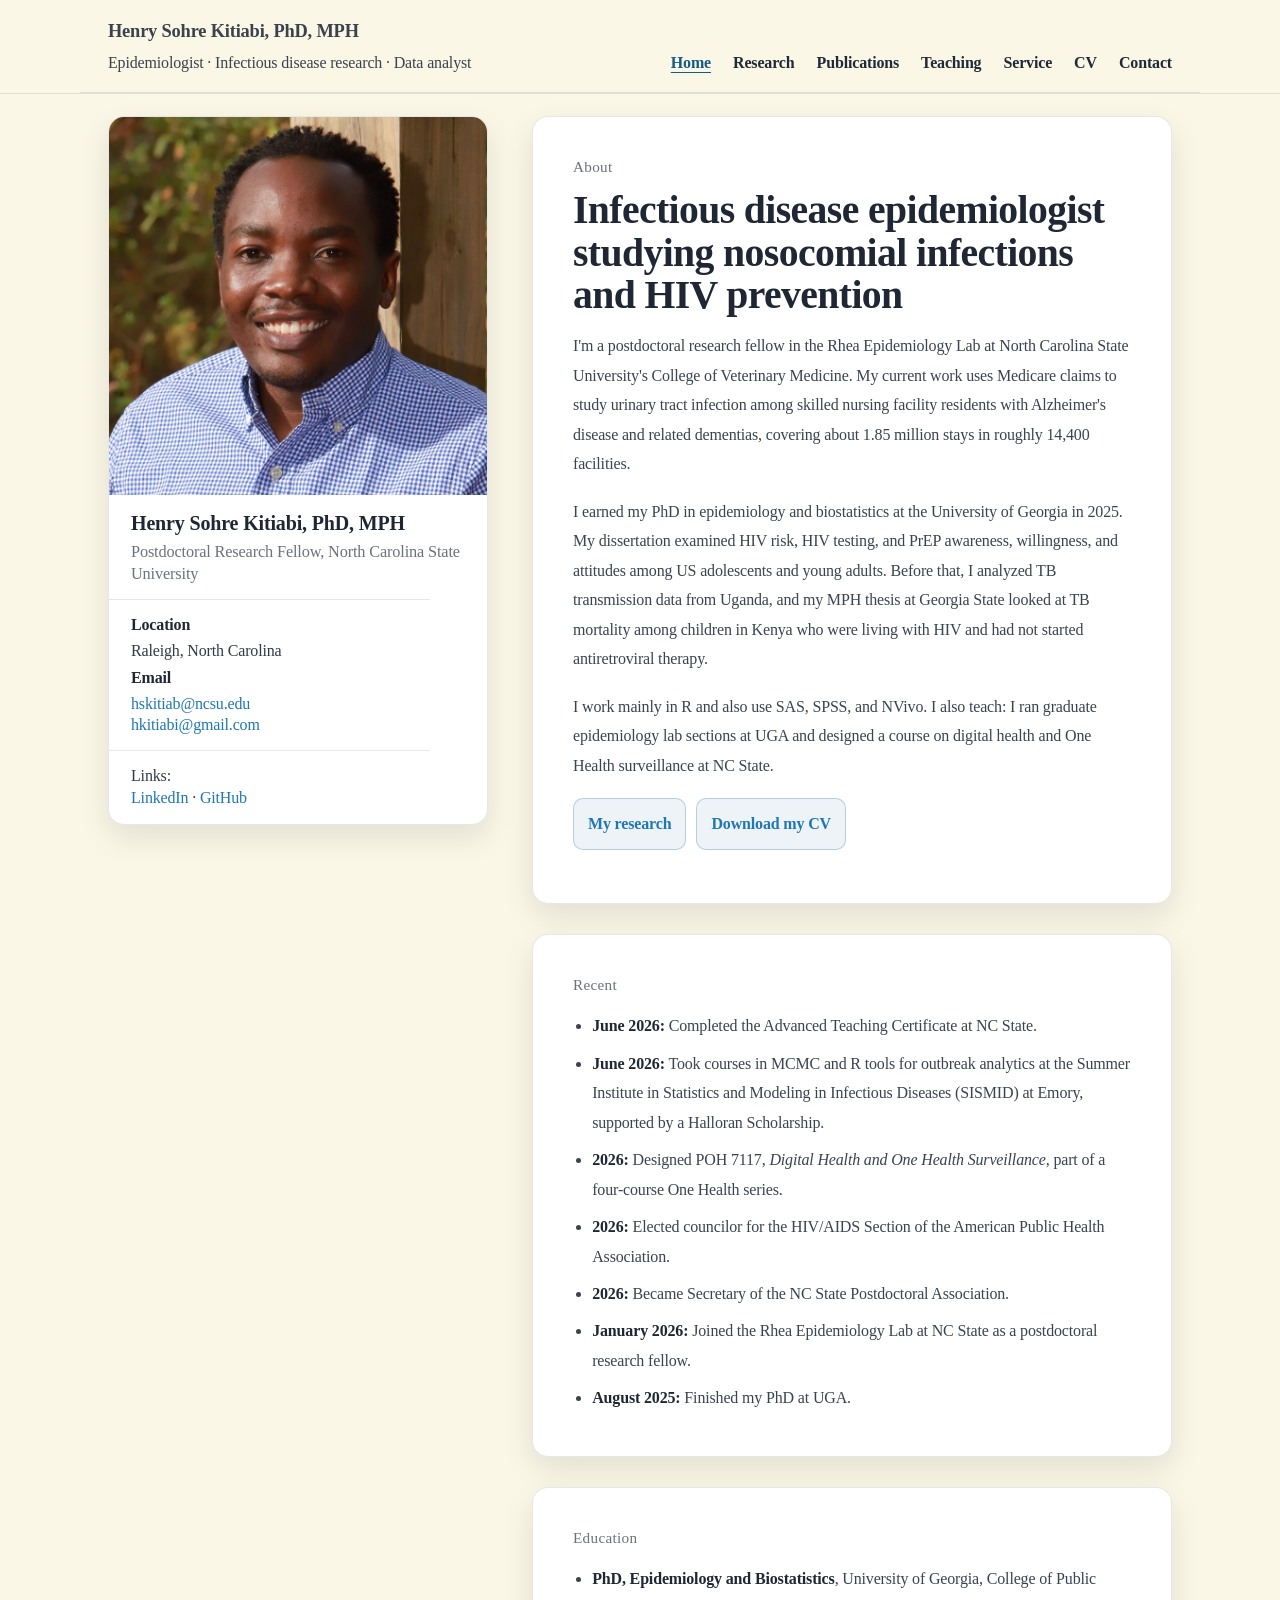
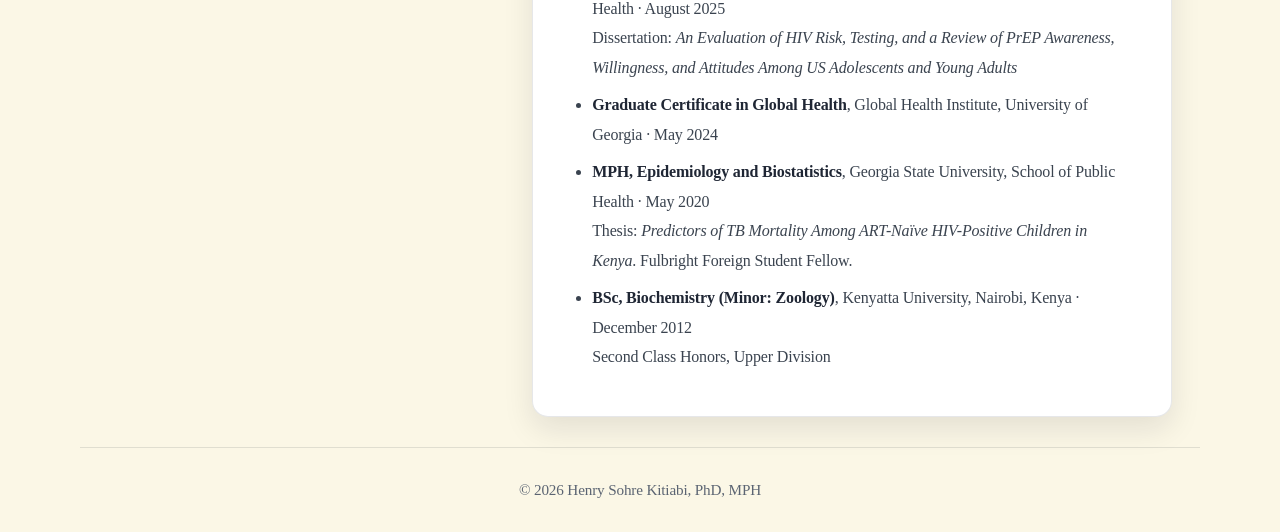
<file: index.html>
<!DOCTYPE html>
<html lang="en">
<head>
<meta charset="utf-8"/>
<meta name="viewport" content="width=device-width, initial-scale=1"/>
<title>Home — Henry Sohre Kitiabi, PhD, MPH</title>
<meta name="description" content="Henry Sohre Kitiabi, PhD, MPH: postdoctoral research fellow in epidemiology at North Carolina State University."/>
<link rel="stylesheet" href="assets/css/style.css"/>
<link rel="preconnect" href="https://fonts.googleapis.com">
<link rel="preconnect" href="https://fonts.gstatic.com" crossorigin>
<link href="https://fonts.googleapis.com/css2?family=Inter:wght@400;600;700;800&display=swap" rel="stylesheet">
</head>
<body>
<header>
  <div class="nav">
    <div>
      <div class="brand">Henry Sohre Kitiabi, PhD, MPH</div>
      <div class="tag">Epidemiologist &middot; Infectious disease research &middot; Data analyst</div>
    </div>
    <nav><a href="index.html" class="active" aria-current="page">Home</a><a href="research.html">Research</a><a href="publications.html">Publications</a><a href="teaching.html">Teaching</a><a href="peer-review.html">Service</a><a href="cv.html">CV</a><a href="contact.html">Contact</a></nav>
  </div>
</header>
<div class="container">
  <div class="layout">

    <aside class="sidebar">
      <img class="avatar" src="assets/img/henry-sohre-kitiabi.jpg" alt="Henry Sohre Kitiabi"
        onerror="const d=document.createElement('div');d.className='avatar';d.textContent='HK';this.replaceWith(d);"/>
      <div class="name">Henry Sohre Kitiabi, PhD, MPH</div>
      <div class="tagline">Postdoctoral Research Fellow, North Carolina State University</div>
      <hr/>
      <div class="meta"><span class="badge">Location</span> Raleigh, North Carolina</div>
      <div class="meta"><span class="badge">Email</span> <a href="mailto:hskitiab@ncsu.edu">hskitiab@ncsu.edu</a><br/><a href="mailto:hkitiabi@gmail.com">hkitiabi@gmail.com</a></div>
      <hr/>
      <div class="meta">Links:<br/>
        <a href="https://www.linkedin.com/in/henry-sohre-kitiabi-bsc-mph-1841462a" rel="noopener">LinkedIn</a> ·
        <a href="https://github.com/hkitiabi" rel="noopener">GitHub</a>
      </div>
    </aside>

    <main>
<section class="card">
  <div class="kicker">About</div>
  <h1>Infectious disease epidemiologist studying nosocomial infections and HIV prevention</h1>
  <p>I'm a postdoctoral research fellow in the Rhea Epidemiology Lab at North Carolina State University's College of Veterinary Medicine. My current work uses Medicare claims to study urinary tract infection among skilled nursing facility residents with Alzheimer's disease and related dementias, covering about 1.85 million stays in roughly 14,400 facilities.</p>
  <p>I earned my PhD in epidemiology and biostatistics at the University of Georgia in 2025. My dissertation examined HIV risk, HIV testing, and PrEP awareness, willingness, and attitudes among US adolescents and young adults. Before that, I analyzed TB transmission data from Uganda, and my MPH thesis at Georgia State looked at TB mortality among children in Kenya who were living with HIV and had not started antiretroviral therapy.</p>
  <p>I work mainly in R and also use SAS, SPSS, and NVivo. I also teach: I ran graduate epidemiology lab sections at UGA and designed a course on digital health and One Health surveillance at NC State.</p>
  <p class="btn-row"><a class="btn" href="research.html">My research</a><a class="btn" href="cv.html">Download my CV</a></p>
</section>

<section class="card">
  <div class="kicker">Recent</div>
  <ul>
    <li><strong>June 2026:</strong> Completed the Advanced Teaching Certificate at NC State.</li>
    <li><strong>June 2026:</strong> Took courses in MCMC and R tools for outbreak analytics at the Summer Institute in Statistics and Modeling in Infectious Diseases (SISMID) at Emory, supported by a Halloran Scholarship.</li>
    <li><strong>2026:</strong> Designed POH 7117, <em>Digital Health and One Health Surveillance</em>, part of a four-course One Health series.</li>
    <li><strong>2026:</strong> Elected councilor for the HIV/AIDS Section of the American Public Health Association.</li>
    <li><strong>2026:</strong> Became Secretary of the NC State Postdoctoral Association.</li>
    <li><strong>January 2026:</strong> Joined the Rhea Epidemiology Lab at NC State as a postdoctoral research fellow.</li>
    <li><strong>August 2025:</strong> Finished my PhD at UGA.</li>
  </ul>
</section>

<section class="card">
  <div class="kicker">Education</div>
  <ul class="list-tight">
    <li><strong>PhD, Epidemiology and Biostatistics</strong>, University of Georgia, College of Public Health · August 2025<br/>Dissertation: <em>An Evaluation of HIV Risk, Testing, and a Review of PrEP Awareness, Willingness, and Attitudes Among US Adolescents and Young Adults</em></li>
    <li><strong>Graduate Certificate in Global Health</strong>, Global Health Institute, University of Georgia · May 2024</li>
    <li><strong>MPH, Epidemiology and Biostatistics</strong>, Georgia State University, School of Public Health · May 2020<br/>Thesis: <em>Predictors of TB Mortality Among ART-Naïve HIV-Positive Children in Kenya</em>. Fulbright Foreign Student Fellow.</li>
    <li><strong>BSc, Biochemistry (Minor: Zoology)</strong>, Kenyatta University, Nairobi, Kenya · December 2012<br/>Second Class Honors, Upper Division</li>
  </ul>
</section>
    </main>
  </div>
</div>
<div class="footer">© 2026 Henry Sohre Kitiabi, PhD, MPH</div>
</body>
</html>
</file>
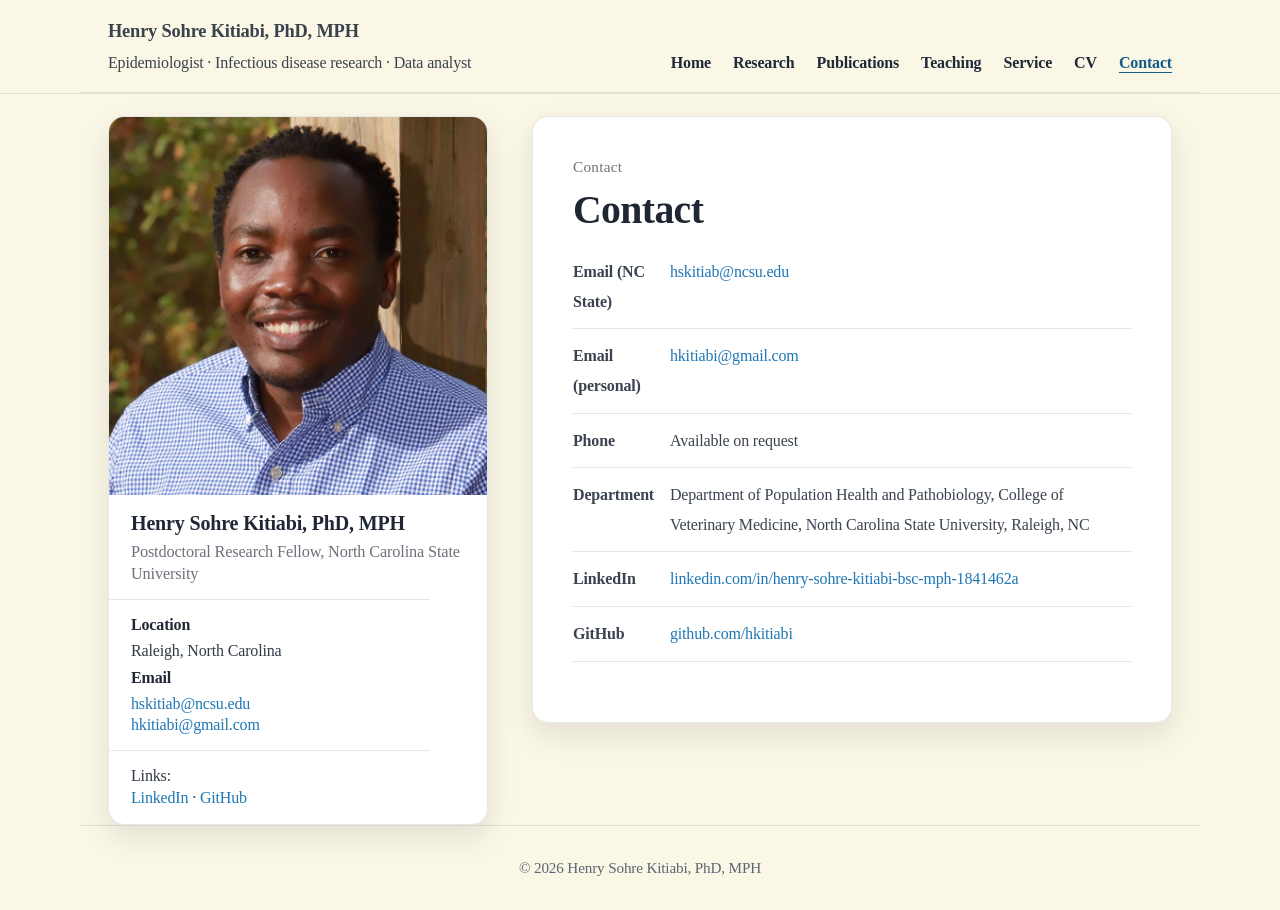
<file: contact.html>
<!DOCTYPE html>
<html lang="en">
<head>
<meta charset="utf-8"/>
<meta name="viewport" content="width=device-width, initial-scale=1"/>
<title>Contact — Henry Sohre Kitiabi, PhD, MPH</title>
<meta name="description" content="Henry Sohre Kitiabi, PhD, MPH: postdoctoral research fellow in epidemiology at North Carolina State University."/>
<link rel="stylesheet" href="assets/css/style.css"/>
<link rel="preconnect" href="https://fonts.googleapis.com">
<link rel="preconnect" href="https://fonts.gstatic.com" crossorigin>
<link href="https://fonts.googleapis.com/css2?family=Inter:wght@400;600;700;800&display=swap" rel="stylesheet">
</head>
<body>
<header>
  <div class="nav">
    <div>
      <div class="brand">Henry Sohre Kitiabi, PhD, MPH</div>
      <div class="tag">Epidemiologist &middot; Infectious disease research &middot; Data analyst</div>
    </div>
    <nav><a href="index.html">Home</a><a href="research.html">Research</a><a href="publications.html">Publications</a><a href="teaching.html">Teaching</a><a href="peer-review.html">Service</a><a href="cv.html">CV</a><a href="contact.html" class="active" aria-current="page">Contact</a></nav>
  </div>
</header>
<div class="container">
  <div class="layout">

    <aside class="sidebar">
      <img class="avatar" src="assets/img/henry-sohre-kitiabi.jpg" alt="Henry Sohre Kitiabi"
        onerror="const d=document.createElement('div');d.className='avatar';d.textContent='HK';this.replaceWith(d);"/>
      <div class="name">Henry Sohre Kitiabi, PhD, MPH</div>
      <div class="tagline">Postdoctoral Research Fellow, North Carolina State University</div>
      <hr/>
      <div class="meta"><span class="badge">Location</span> Raleigh, North Carolina</div>
      <div class="meta"><span class="badge">Email</span> <a href="mailto:hskitiab@ncsu.edu">hskitiab@ncsu.edu</a><br/><a href="mailto:hkitiabi@gmail.com">hkitiabi@gmail.com</a></div>
      <hr/>
      <div class="meta">Links:<br/>
        <a href="https://www.linkedin.com/in/henry-sohre-kitiabi-bsc-mph-1841462a" rel="noopener">LinkedIn</a> ·
        <a href="https://github.com/hkitiabi" rel="noopener">GitHub</a>
      </div>
    </aside>

    <main>
<section class="card">
  <div class="kicker">Contact</div>
  <h1>Contact</h1>
  <table class="table">
    <tr><th>Email (NC State)</th><td><a href="mailto:hskitiab@ncsu.edu">hskitiab@ncsu.edu</a></td></tr>
    <tr><th>Email (personal)</th><td><a href="mailto:hkitiabi@gmail.com">hkitiabi@gmail.com</a></td></tr>
    <tr><th>Phone</th><td>Available on request</td></tr>
    <tr><th>Department</th><td>Department of Population Health and Pathobiology, College of Veterinary Medicine, North Carolina State University, Raleigh, NC</td></tr>
    <tr><th>LinkedIn</th><td><a href="https://www.linkedin.com/in/henry-sohre-kitiabi-bsc-mph-1841462a" rel="noopener">linkedin.com/in/henry-sohre-kitiabi-bsc-mph-1841462a</a></td></tr>
    <tr><th>GitHub</th><td><a href="https://github.com/hkitiabi" rel="noopener">github.com/hkitiabi</a></td></tr>
  </table>
</section>
    </main>
  </div>
</div>
<div class="footer">© 2026 Henry Sohre Kitiabi, PhD, MPH</div>
</body>
</html>
</file>
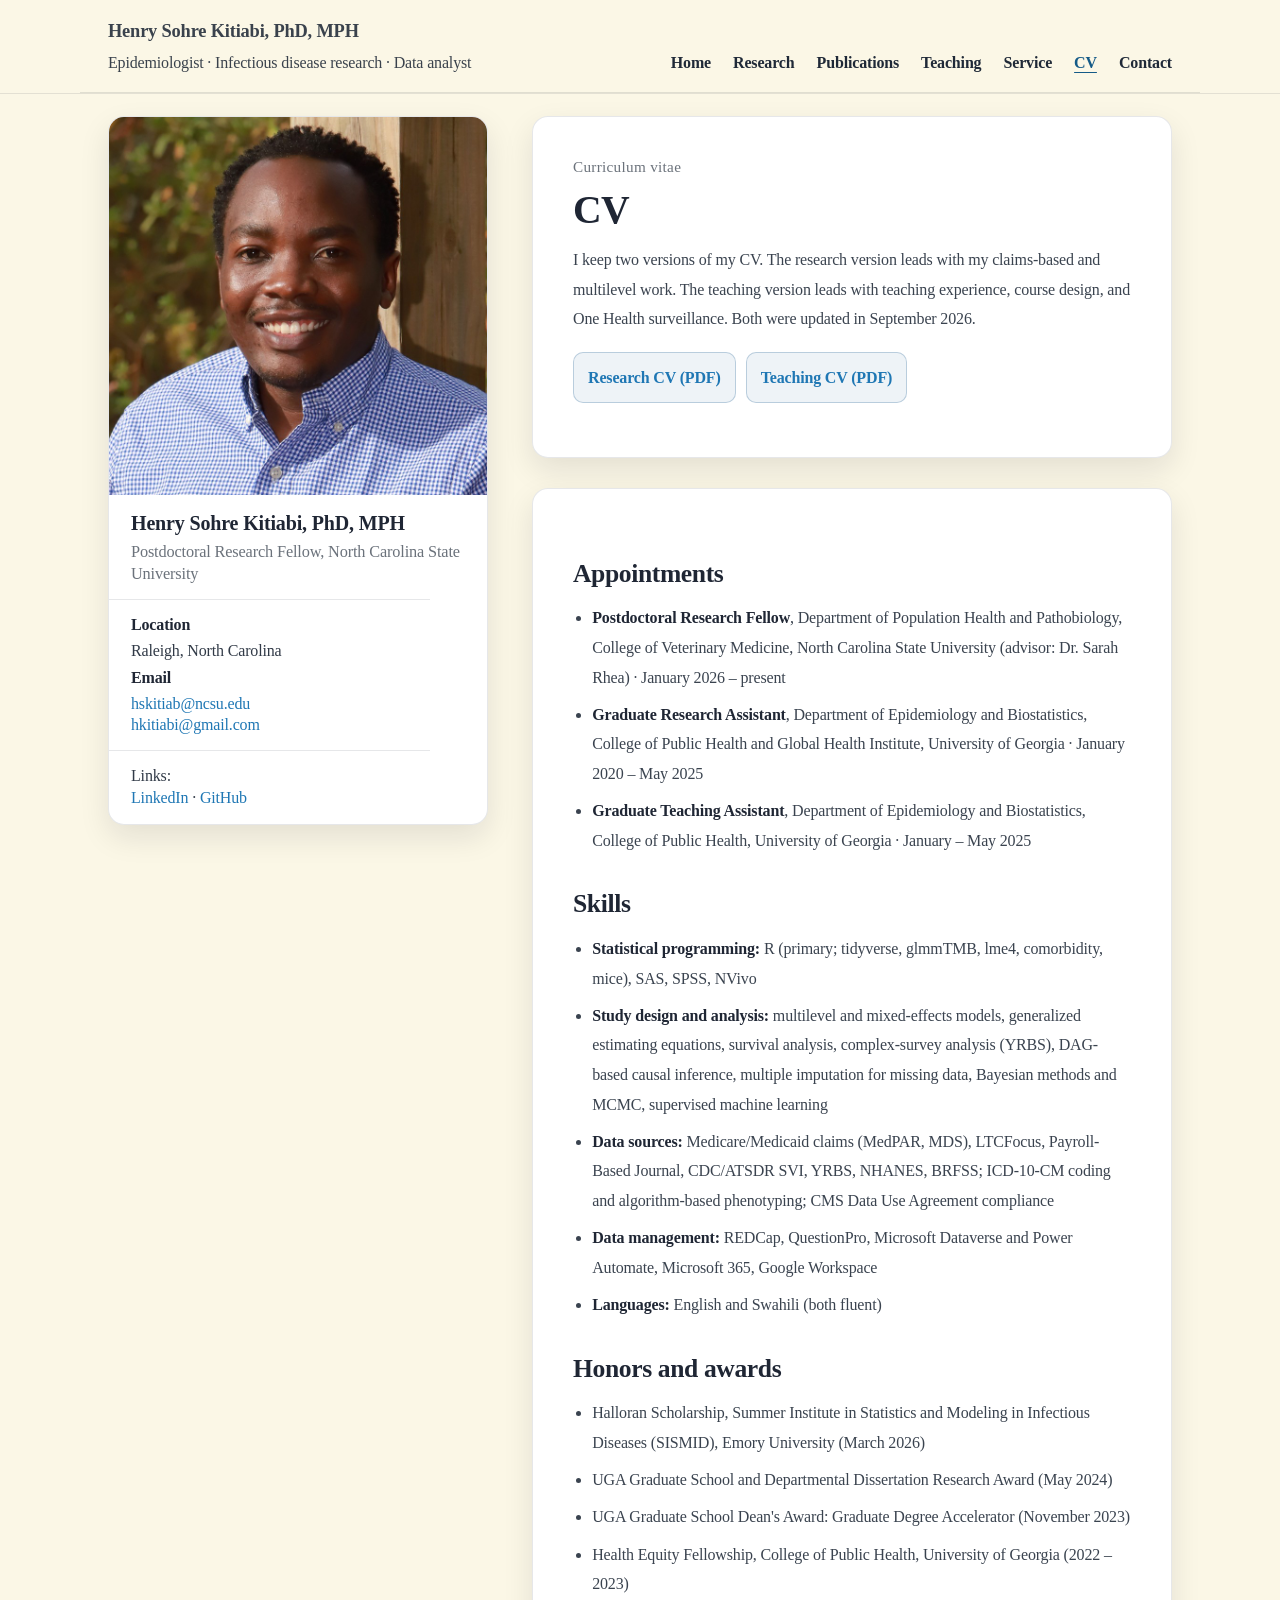
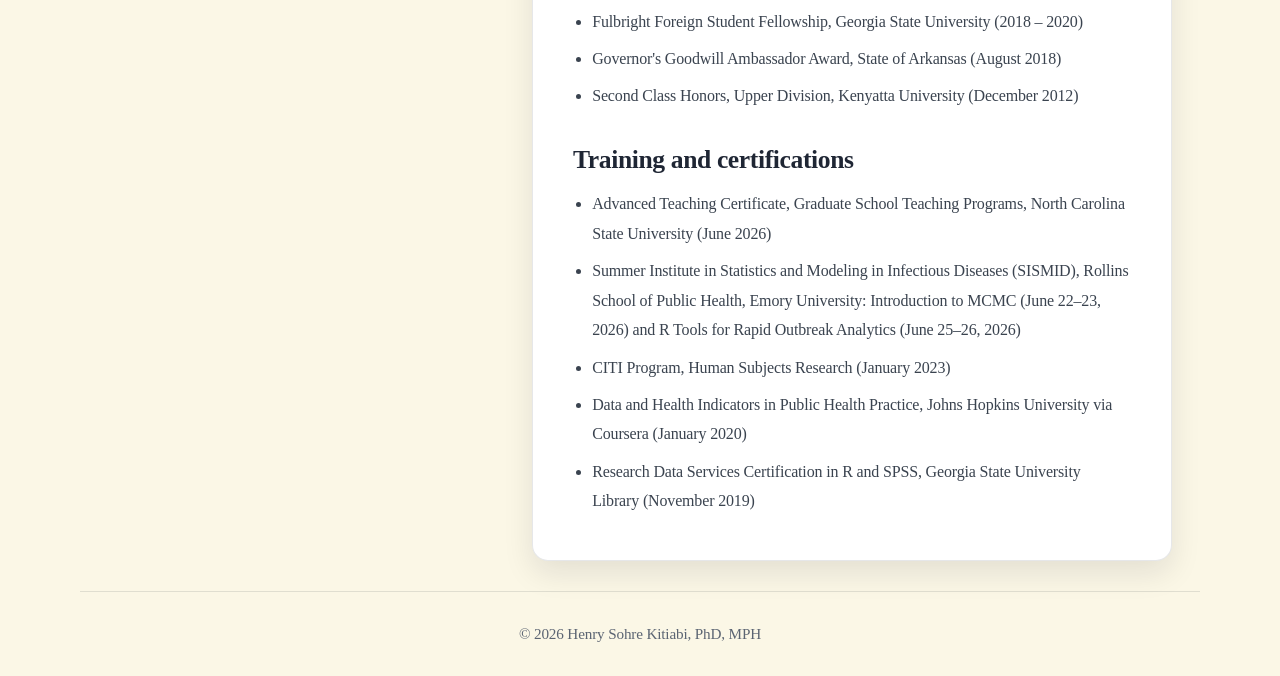
<file: cv.html>
<!DOCTYPE html>
<html lang="en">
<head>
<meta charset="utf-8"/>
<meta name="viewport" content="width=device-width, initial-scale=1"/>
<title>CV — Henry Sohre Kitiabi, PhD, MPH</title>
<meta name="description" content="Henry Sohre Kitiabi, PhD, MPH: postdoctoral research fellow in epidemiology at North Carolina State University."/>
<link rel="stylesheet" href="assets/css/style.css"/>
<link rel="preconnect" href="https://fonts.googleapis.com">
<link rel="preconnect" href="https://fonts.gstatic.com" crossorigin>
<link href="https://fonts.googleapis.com/css2?family=Inter:wght@400;600;700;800&display=swap" rel="stylesheet">
</head>
<body>
<header>
  <div class="nav">
    <div>
      <div class="brand">Henry Sohre Kitiabi, PhD, MPH</div>
      <div class="tag">Epidemiologist &middot; Infectious disease research &middot; Data analyst</div>
    </div>
    <nav><a href="index.html">Home</a><a href="research.html">Research</a><a href="publications.html">Publications</a><a href="teaching.html">Teaching</a><a href="peer-review.html">Service</a><a href="cv.html" class="active" aria-current="page">CV</a><a href="contact.html">Contact</a></nav>
  </div>
</header>
<div class="container">
  <div class="layout">

    <aside class="sidebar">
      <img class="avatar" src="assets/img/henry-sohre-kitiabi.jpg" alt="Henry Sohre Kitiabi"
        onerror="const d=document.createElement('div');d.className='avatar';d.textContent='HK';this.replaceWith(d);"/>
      <div class="name">Henry Sohre Kitiabi, PhD, MPH</div>
      <div class="tagline">Postdoctoral Research Fellow, North Carolina State University</div>
      <hr/>
      <div class="meta"><span class="badge">Location</span> Raleigh, North Carolina</div>
      <div class="meta"><span class="badge">Email</span> <a href="mailto:hskitiab@ncsu.edu">hskitiab@ncsu.edu</a><br/><a href="mailto:hkitiabi@gmail.com">hkitiabi@gmail.com</a></div>
      <hr/>
      <div class="meta">Links:<br/>
        <a href="https://www.linkedin.com/in/henry-sohre-kitiabi-bsc-mph-1841462a" rel="noopener">LinkedIn</a> ·
        <a href="https://github.com/hkitiabi" rel="noopener">GitHub</a>
      </div>
    </aside>

    <main>
<section class="card">
  <div class="kicker">Curriculum vitae</div>
  <h1>CV</h1>
  <p>I keep two versions of my CV. The research version leads with my claims-based and multilevel work. The teaching version leads with teaching experience, course design, and One Health surveillance. Both were updated in September 2026.</p>
  <p class="btn-row">
    <a class="btn" href="assets/Kitiabi_CV_Research_Scientist.pdf">Research CV (PDF)</a>
    <a class="btn" href="assets/Kitiabi_CV_Teaching_Faculty.pdf">Teaching CV (PDF)</a>
  </p>
</section>

<section class="card">
  <h2>Appointments</h2>
  <ul class="list-tight">
    <li><strong>Postdoctoral Research Fellow</strong>, Department of Population Health and Pathobiology, College of Veterinary Medicine, North Carolina State University (advisor: Dr. Sarah Rhea) · January 2026 – present</li>
    <li><strong>Graduate Research Assistant</strong>, Department of Epidemiology and Biostatistics, College of Public Health and Global Health Institute, University of Georgia · January 2020 – May 2025</li>
    <li><strong>Graduate Teaching Assistant</strong>, Department of Epidemiology and Biostatistics, College of Public Health, University of Georgia · January – May 2025</li>
  </ul>

  <h2>Skills</h2>
  <ul>
    <li><strong>Statistical programming:</strong> R (primary; tidyverse, glmmTMB, lme4, comorbidity, mice), SAS, SPSS, NVivo</li>
    <li><strong>Study design and analysis:</strong> multilevel and mixed-effects models, generalized estimating equations, survival analysis, complex-survey analysis (YRBS), DAG-based causal inference, multiple imputation for missing data, Bayesian methods and MCMC, supervised machine learning</li>
    <li><strong>Data sources:</strong> Medicare/Medicaid claims (MedPAR, MDS), LTCFocus, Payroll-Based Journal, CDC/ATSDR SVI, YRBS, NHANES, BRFSS; ICD-10-CM coding and algorithm-based phenotyping; CMS Data Use Agreement compliance</li>
    <li><strong>Data management:</strong> REDCap, QuestionPro, Microsoft Dataverse and Power Automate, Microsoft 365, Google Workspace</li>
    <li><strong>Languages:</strong> English and Swahili (both fluent)</li>
  </ul>

  <h2>Honors and awards</h2>
  <ul class="list-tight">
    <li>Halloran Scholarship, Summer Institute in Statistics and Modeling in Infectious Diseases (SISMID), Emory University (March 2026)</li>
    <li>UGA Graduate School and Departmental Dissertation Research Award (May 2024)</li>
    <li>UGA Graduate School Dean's Award: Graduate Degree Accelerator (November 2023)</li>
    <li>Health Equity Fellowship, College of Public Health, University of Georgia (2022 – 2023)</li>
    <li>Fulbright Foreign Student Fellowship, Georgia State University (2018 – 2020)</li>
    <li>Governor's Goodwill Ambassador Award, State of Arkansas (August 2018)</li>
    <li>Second Class Honors, Upper Division, Kenyatta University (December 2012)</li>
  </ul>

  <h2>Training and certifications</h2>
  <ul class="list-tight">
    <li>Advanced Teaching Certificate, Graduate School Teaching Programs, North Carolina State University (June 2026)</li>
    <li>Summer Institute in Statistics and Modeling in Infectious Diseases (SISMID), Rollins School of Public Health, Emory University: Introduction to MCMC (June 22–23, 2026) and R Tools for Rapid Outbreak Analytics (June 25–26, 2026)</li>
    <li>CITI Program, Human Subjects Research (January 2023)</li>
    <li>Data and Health Indicators in Public Health Practice, Johns Hopkins University via Coursera (January 2020)</li>
    <li>Research Data Services Certification in R and SPSS, Georgia State University Library (November 2019)</li>
  </ul>
</section>
    </main>
  </div>
</div>
<div class="footer">© 2026 Henry Sohre Kitiabi, PhD, MPH</div>
</body>
</html>
</file>
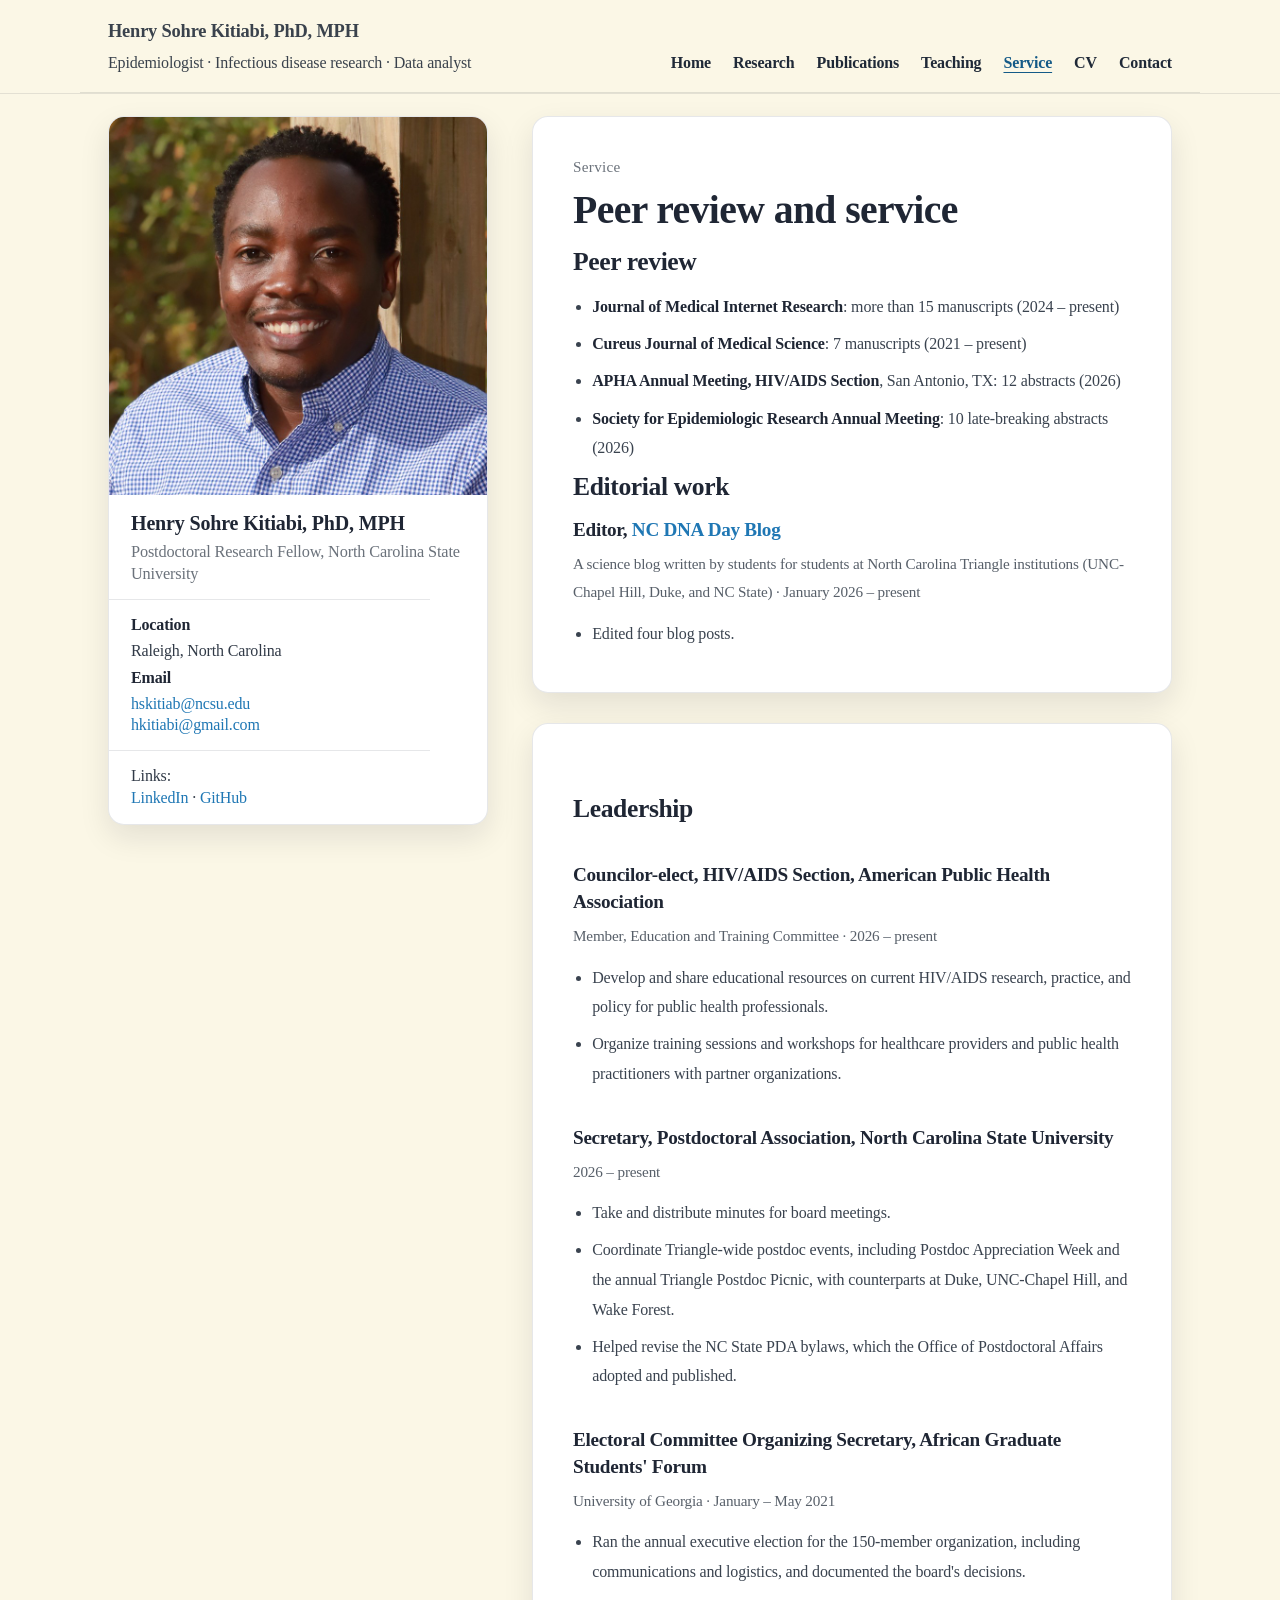
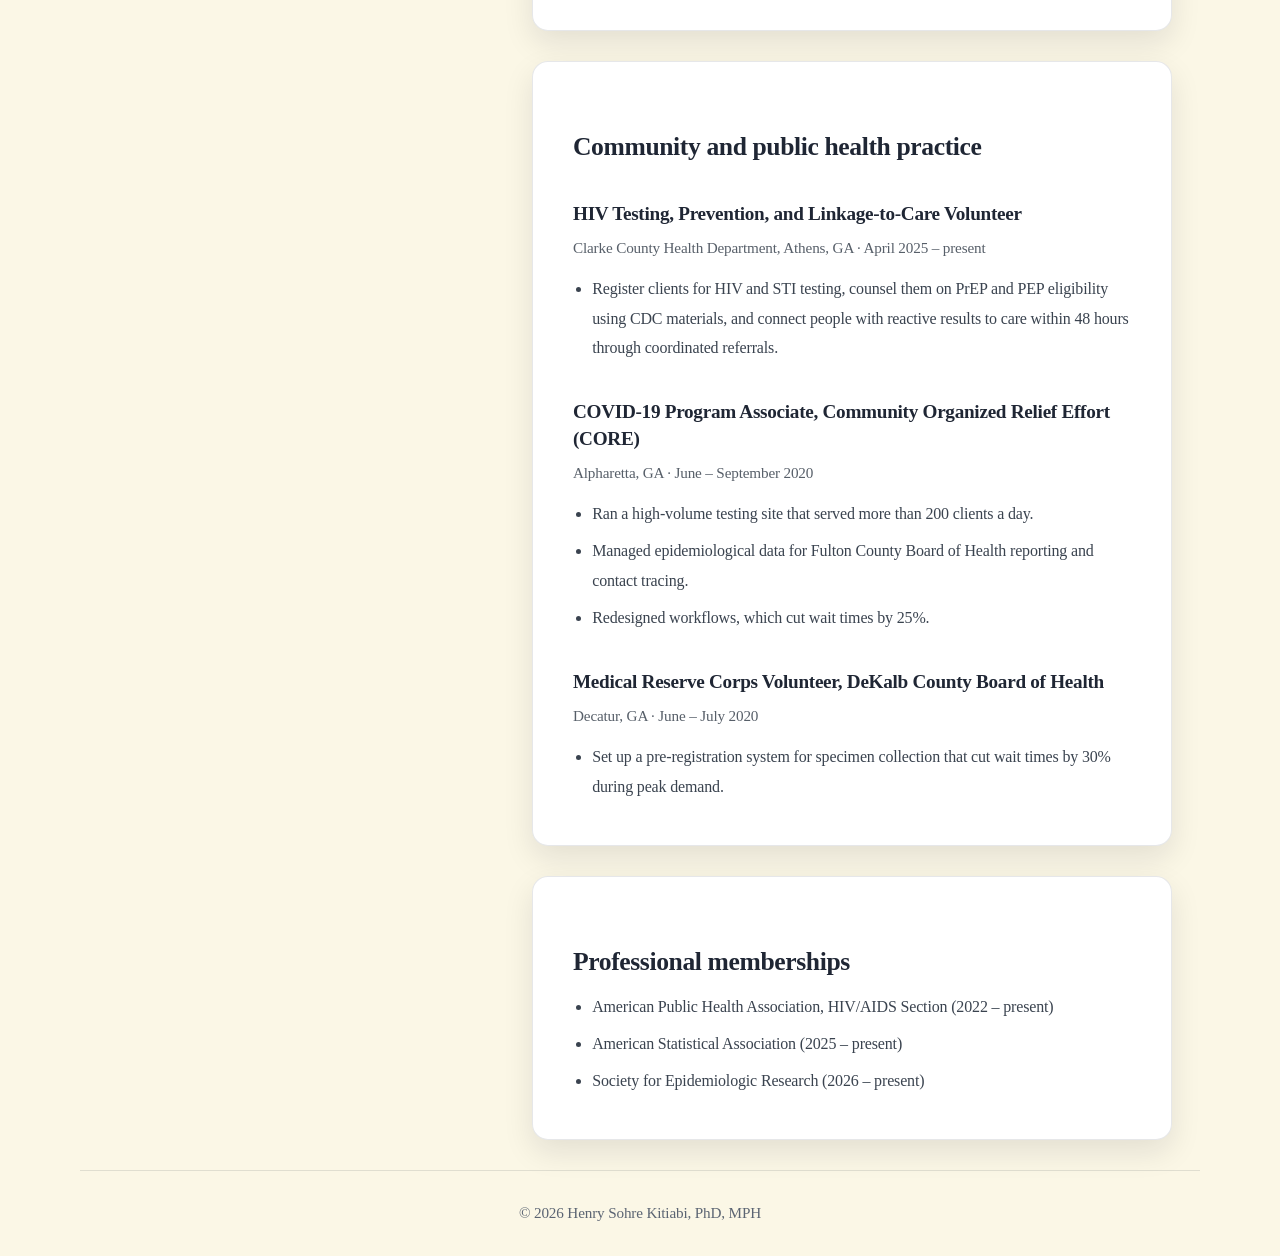
<file: peer-review.html>
<!DOCTYPE html>
<html lang="en">
<head>
<meta charset="utf-8"/>
<meta name="viewport" content="width=device-width, initial-scale=1"/>
<title>Peer Review and Service — Henry Sohre Kitiabi, PhD, MPH</title>
<meta name="description" content="Henry Sohre Kitiabi, PhD, MPH: postdoctoral research fellow in epidemiology at North Carolina State University."/>
<link rel="stylesheet" href="assets/css/style.css"/>
<link rel="preconnect" href="https://fonts.googleapis.com">
<link rel="preconnect" href="https://fonts.gstatic.com" crossorigin>
<link href="https://fonts.googleapis.com/css2?family=Inter:wght@400;600;700;800&display=swap" rel="stylesheet">
</head>
<body>
<header>
  <div class="nav">
    <div>
      <div class="brand">Henry Sohre Kitiabi, PhD, MPH</div>
      <div class="tag">Epidemiologist &middot; Infectious disease research &middot; Data analyst</div>
    </div>
    <nav><a href="index.html">Home</a><a href="research.html">Research</a><a href="publications.html">Publications</a><a href="teaching.html">Teaching</a><a href="peer-review.html" class="active" aria-current="page">Service</a><a href="cv.html">CV</a><a href="contact.html">Contact</a></nav>
  </div>
</header>
<div class="container">
  <div class="layout">

    <aside class="sidebar">
      <img class="avatar" src="assets/img/henry-sohre-kitiabi.jpg" alt="Henry Sohre Kitiabi"
        onerror="const d=document.createElement('div');d.className='avatar';d.textContent='HK';this.replaceWith(d);"/>
      <div class="name">Henry Sohre Kitiabi, PhD, MPH</div>
      <div class="tagline">Postdoctoral Research Fellow, North Carolina State University</div>
      <hr/>
      <div class="meta"><span class="badge">Location</span> Raleigh, North Carolina</div>
      <div class="meta"><span class="badge">Email</span> <a href="mailto:hskitiab@ncsu.edu">hskitiab@ncsu.edu</a><br/><a href="mailto:hkitiabi@gmail.com">hkitiabi@gmail.com</a></div>
      <hr/>
      <div class="meta">Links:<br/>
        <a href="https://www.linkedin.com/in/henry-sohre-kitiabi-bsc-mph-1841462a" rel="noopener">LinkedIn</a> ·
        <a href="https://github.com/hkitiabi" rel="noopener">GitHub</a>
      </div>
    </aside>

    <main>
<section class="card">
  <div class="kicker">Service</div>
  <h1>Peer review and service</h1>

  <h2>Peer review</h2>
  <ul>
    <li><strong>Journal of Medical Internet Research</strong>: more than 15 manuscripts (2024 – present)</li>
    <li><strong>Cureus Journal of Medical Science</strong>: 7 manuscripts (2021 – present)</li>
    <li><strong>APHA Annual Meeting, HIV/AIDS Section</strong>, San Antonio, TX: 12 abstracts (2026)</li>
    <li><strong>Society for Epidemiologic Research Annual Meeting</strong>: 10 late-breaking abstracts (2026)</li>
  </ul>

  <h2>Editorial work</h2>
    <h3>Editor, <a href="https://ncdnadayblog.org/" rel="noopener">NC DNA Day Blog</a></h3>
    <p class="org">A science blog written by students for students at North Carolina Triangle institutions (UNC-Chapel Hill, Duke, and NC State) · January 2026 – present</p>
    <ul>
      <li>Edited four blog posts.</li>
    </ul>
</section>

<section class="card">
  <h2>Leadership</h2>
    <h3>Councilor-elect, HIV/AIDS Section, American Public Health Association</h3>
    <p class="org">Member, Education and Training Committee · 2026 – present</p>
    <ul>
      <li>Develop and share educational resources on current HIV/AIDS research, practice, and policy for public health professionals.</li>
      <li>Organize training sessions and workshops for healthcare providers and public health practitioners with partner organizations.</li>
    </ul>
    <h3>Secretary, Postdoctoral Association, North Carolina State University</h3>
    <p class="org">2026 – present</p>
    <ul>
      <li>Take and distribute minutes for board meetings.</li>
      <li>Coordinate Triangle-wide postdoc events, including Postdoc Appreciation Week and the annual Triangle Postdoc Picnic, with counterparts at Duke, UNC-Chapel Hill, and Wake Forest.</li>
      <li>Helped revise the NC State PDA bylaws, which the Office of Postdoctoral Affairs adopted and published.</li>
    </ul>
    <h3>Electoral Committee Organizing Secretary, African Graduate Students' Forum</h3>
    <p class="org">University of Georgia · January – May 2021</p>
    <ul>
      <li>Ran the annual executive election for the 150-member organization, including communications and logistics, and documented the board's decisions.</li>
    </ul>
</section>

<section class="card">
  <h2>Community and public health practice</h2>
    <h3>HIV Testing, Prevention, and Linkage-to-Care Volunteer</h3>
    <p class="org">Clarke County Health Department, Athens, GA · April 2025 – present</p>
    <ul>
      <li>Register clients for HIV and STI testing, counsel them on PrEP and PEP eligibility using CDC materials, and connect people with reactive results to care within 48 hours through coordinated referrals.</li>
    </ul>
    <h3>COVID-19 Program Associate, Community Organized Relief Effort (CORE)</h3>
    <p class="org">Alpharetta, GA · June – September 2020</p>
    <ul>
      <li>Ran a high-volume testing site that served more than 200 clients a day.</li>
      <li>Managed epidemiological data for Fulton County Board of Health reporting and contact tracing.</li>
      <li>Redesigned workflows, which cut wait times by 25%.</li>
    </ul>
    <h3>Medical Reserve Corps Volunteer, DeKalb County Board of Health</h3>
    <p class="org">Decatur, GA · June – July 2020</p>
    <ul>
      <li>Set up a pre-registration system for specimen collection that cut wait times by 30% during peak demand.</li>
    </ul>
</section>

<section class="card">
  <h2>Professional memberships</h2>
  <ul>
    <li>American Public Health Association, HIV/AIDS Section (2022 – present)</li>
    <li>American Statistical Association (2025 – present)</li>
    <li>Society for Epidemiologic Research (2026 – present)</li>
  </ul>
</section>
    </main>
  </div>
</div>
<div class="footer">© 2026 Henry Sohre Kitiabi, PhD, MPH</div>
</body>
</html>
</file>
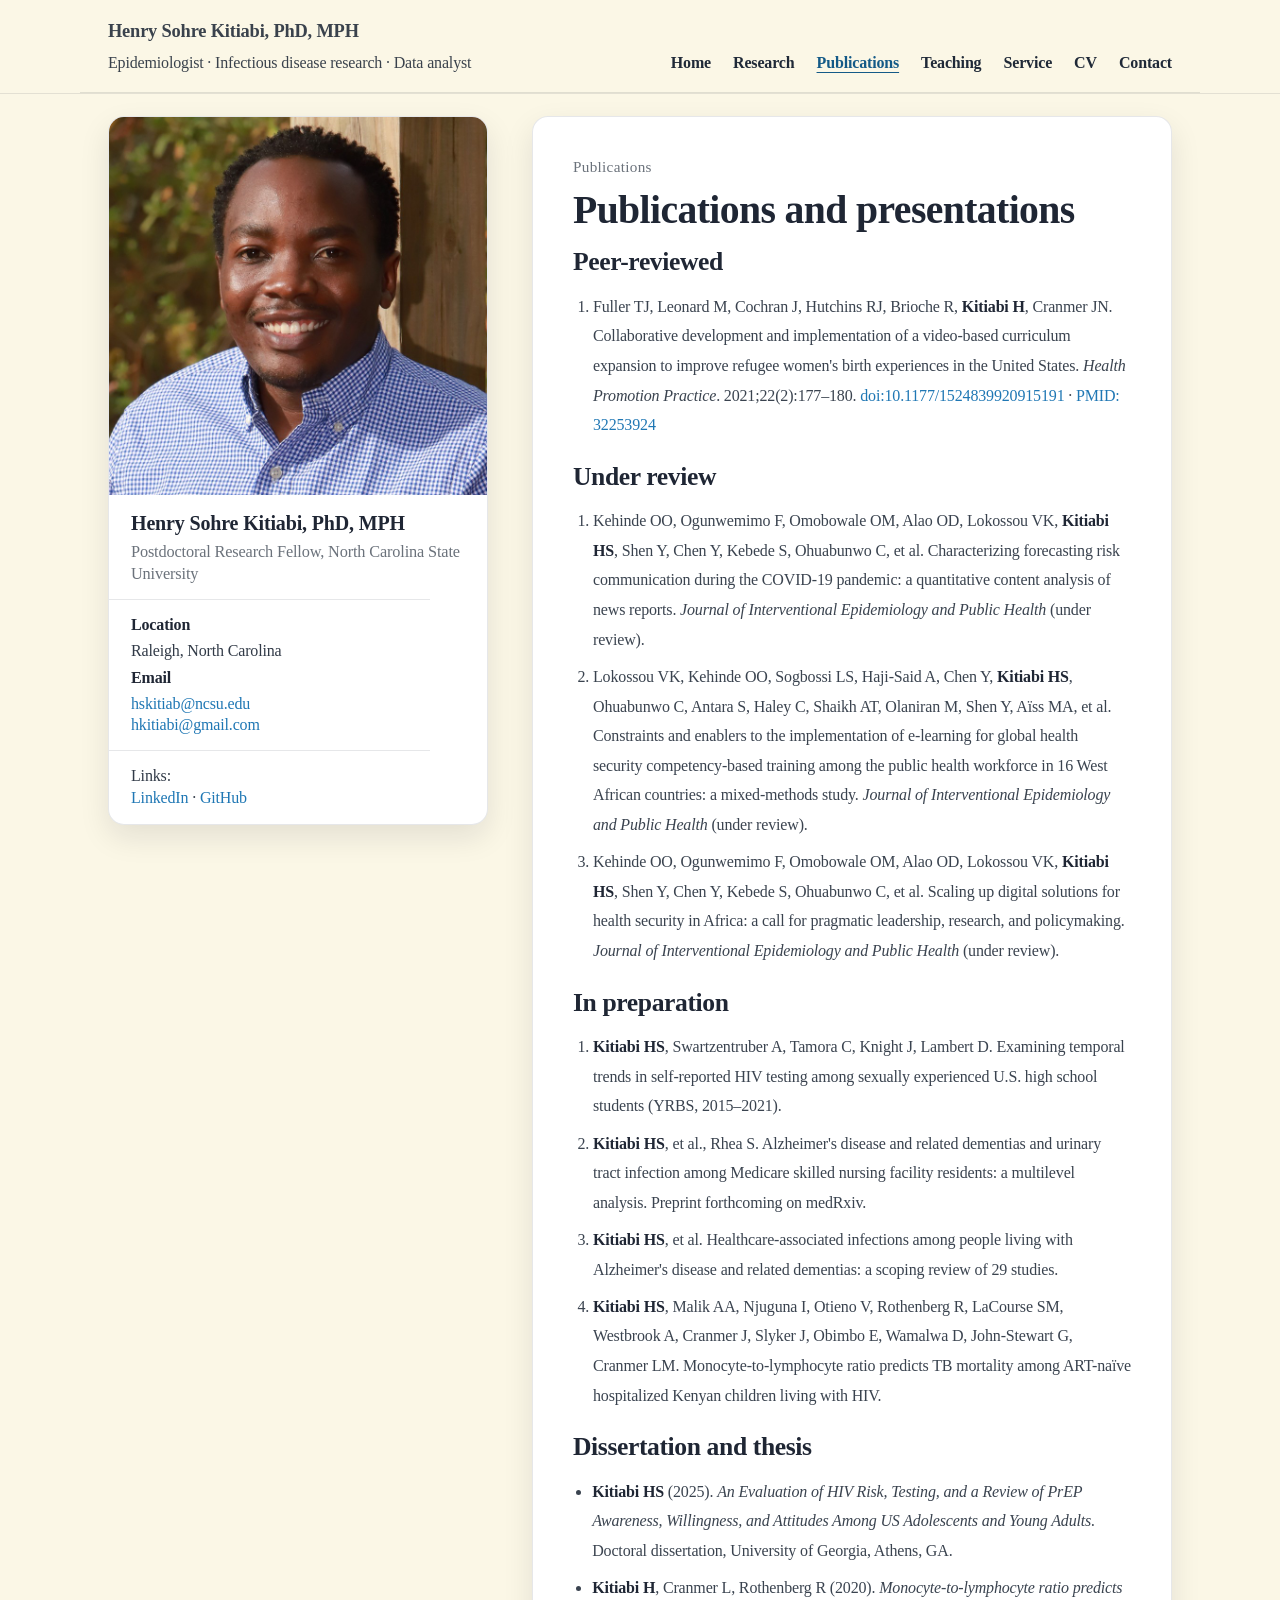
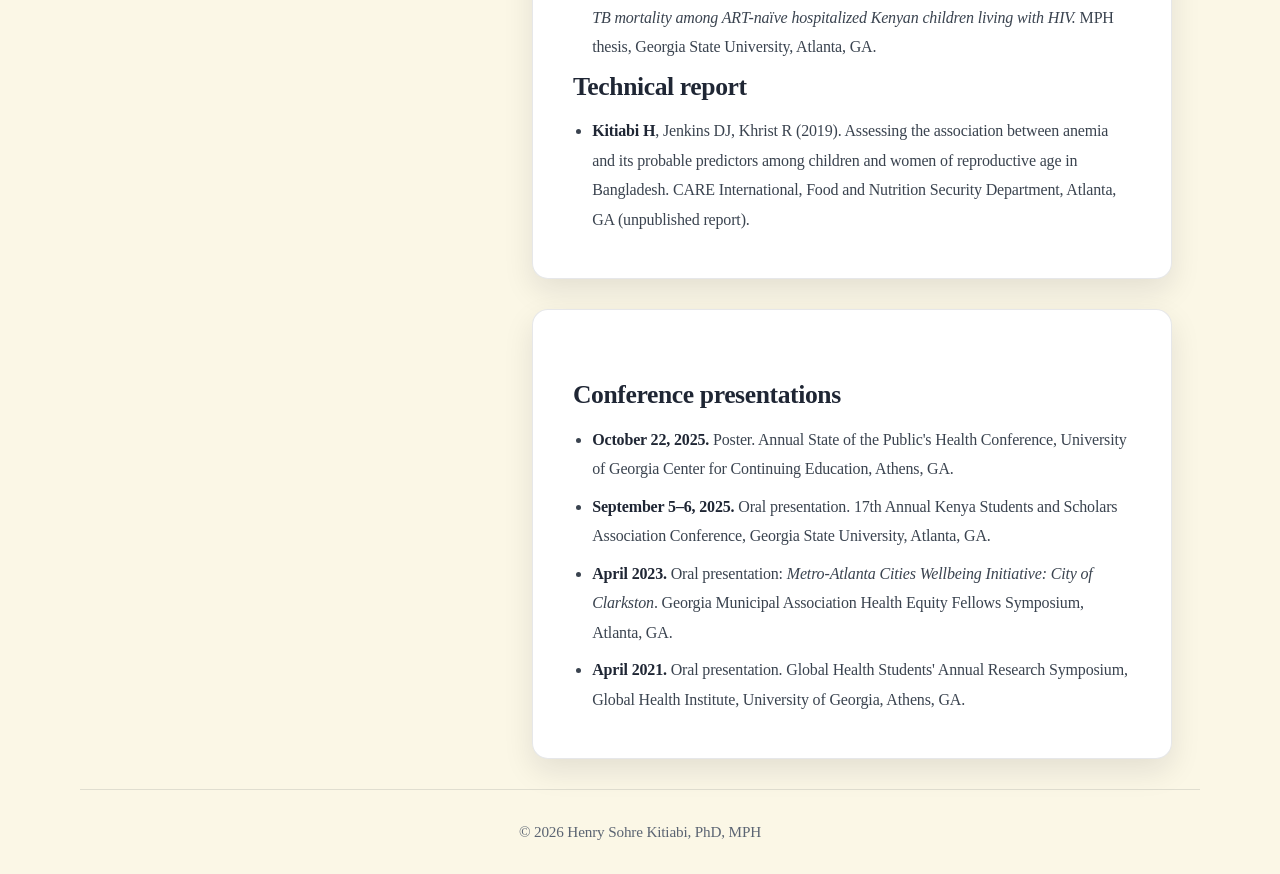
<file: publications.html>
<!DOCTYPE html>
<html lang="en">
<head>
<meta charset="utf-8"/>
<meta name="viewport" content="width=device-width, initial-scale=1"/>
<title>Publications — Henry Sohre Kitiabi, PhD, MPH</title>
<meta name="description" content="Henry Sohre Kitiabi, PhD, MPH: postdoctoral research fellow in epidemiology at North Carolina State University."/>
<link rel="stylesheet" href="assets/css/style.css"/>
<link rel="preconnect" href="https://fonts.googleapis.com">
<link rel="preconnect" href="https://fonts.gstatic.com" crossorigin>
<link href="https://fonts.googleapis.com/css2?family=Inter:wght@400;600;700;800&display=swap" rel="stylesheet">
</head>
<body>
<header>
  <div class="nav">
    <div>
      <div class="brand">Henry Sohre Kitiabi, PhD, MPH</div>
      <div class="tag">Epidemiologist &middot; Infectious disease research &middot; Data analyst</div>
    </div>
    <nav><a href="index.html">Home</a><a href="research.html">Research</a><a href="publications.html" class="active" aria-current="page">Publications</a><a href="teaching.html">Teaching</a><a href="peer-review.html">Service</a><a href="cv.html">CV</a><a href="contact.html">Contact</a></nav>
  </div>
</header>
<div class="container">
  <div class="layout">

    <aside class="sidebar">
      <img class="avatar" src="assets/img/henry-sohre-kitiabi.jpg" alt="Henry Sohre Kitiabi"
        onerror="const d=document.createElement('div');d.className='avatar';d.textContent='HK';this.replaceWith(d);"/>
      <div class="name">Henry Sohre Kitiabi, PhD, MPH</div>
      <div class="tagline">Postdoctoral Research Fellow, North Carolina State University</div>
      <hr/>
      <div class="meta"><span class="badge">Location</span> Raleigh, North Carolina</div>
      <div class="meta"><span class="badge">Email</span> <a href="mailto:hskitiab@ncsu.edu">hskitiab@ncsu.edu</a><br/><a href="mailto:hkitiabi@gmail.com">hkitiabi@gmail.com</a></div>
      <hr/>
      <div class="meta">Links:<br/>
        <a href="https://www.linkedin.com/in/henry-sohre-kitiabi-bsc-mph-1841462a" rel="noopener">LinkedIn</a> ·
        <a href="https://github.com/hkitiabi" rel="noopener">GitHub</a>
      </div>
    </aside>

    <main>
<section class="card">
  <div class="kicker">Publications</div>
  <h1>Publications and presentations</h1>

  <h2>Peer-reviewed</h2>
  <ol>
    <li>Fuller TJ, Leonard M, Cochran J, Hutchins RJ, Brioche R, <strong>Kitiabi H</strong>, Cranmer JN. Collaborative development and implementation of a video-based curriculum expansion to improve refugee women's birth experiences in the United States. <em>Health Promotion Practice</em>. 2021;22(2):177–180. <a href="https://doi.org/10.1177/1524839920915191" rel="noopener">doi:10.1177/1524839920915191</a> · <a href="https://pubmed.ncbi.nlm.nih.gov/32253924/" rel="noopener">PMID: 32253924</a></li>
  </ol>

  <h2>Under review</h2>
  <ol>
    <li>Kehinde OO, Ogunwemimo F, Omobowale OM, Alao OD, Lokossou VK, <strong>Kitiabi HS</strong>, Shen Y, Chen Y, Kebede S, Ohuabunwo C, et al. Characterizing forecasting risk communication during the COVID-19 pandemic: a quantitative content analysis of news reports. <em>Journal of Interventional Epidemiology and Public Health</em> (under review).</li>
    <li>Lokossou VK, Kehinde OO, Sogbossi LS, Haji-Said A, Chen Y, <strong>Kitiabi HS</strong>, Ohuabunwo C, Antara S, Haley C, Shaikh AT, Olaniran M, Shen Y, Aïss MA, et al. Constraints and enablers to the implementation of e-learning for global health security competency-based training among the public health workforce in 16 West African countries: a mixed-methods study. <em>Journal of Interventional Epidemiology and Public Health</em> (under review).</li>
    <li>Kehinde OO, Ogunwemimo F, Omobowale OM, Alao OD, Lokossou VK, <strong>Kitiabi HS</strong>, Shen Y, Chen Y, Kebede S, Ohuabunwo C, et al. Scaling up digital solutions for health security in Africa: a call for pragmatic leadership, research, and policymaking. <em>Journal of Interventional Epidemiology and Public Health</em> (under review).</li>
  </ol>

  <h2>In preparation</h2>
  <ol>
    <li><strong>Kitiabi HS</strong>, Swartzentruber A, Tamora C, Knight J, Lambert D. Examining temporal trends in self-reported HIV testing among sexually experienced U.S. high school students (YRBS, 2015–2021).</li>
    <li><strong>Kitiabi HS</strong>, et al., Rhea S. Alzheimer's disease and related dementias and urinary tract infection among Medicare skilled nursing facility residents: a multilevel analysis. Preprint forthcoming on medRxiv.</li>
    <li><strong>Kitiabi HS</strong>, et al. Healthcare-associated infections among people living with Alzheimer's disease and related dementias: a scoping review of 29 studies.</li>
    <li><strong>Kitiabi HS</strong>, Malik AA, Njuguna I, Otieno V, Rothenberg R, LaCourse SM, Westbrook A, Cranmer J, Slyker J, Obimbo E, Wamalwa D, John-Stewart G, Cranmer LM. Monocyte-to-lymphocyte ratio predicts TB mortality among ART-naïve hospitalized Kenyan children living with HIV.</li>
  </ol>

  <h2>Dissertation and thesis</h2>
  <ul>
    <li><strong>Kitiabi HS</strong> (2025). <em>An Evaluation of HIV Risk, Testing, and a Review of PrEP Awareness, Willingness, and Attitudes Among US Adolescents and Young Adults.</em> Doctoral dissertation, University of Georgia, Athens, GA.</li>
    <li><strong>Kitiabi H</strong>, Cranmer L, Rothenberg R (2020). <em>Monocyte-to-lymphocyte ratio predicts TB mortality among ART-naïve hospitalized Kenyan children living with HIV.</em> MPH thesis, Georgia State University, Atlanta, GA.</li>
  </ul>

  <h2>Technical report</h2>
  <ul>
    <li><strong>Kitiabi H</strong>, Jenkins DJ, Khrist R (2019). Assessing the association between anemia and its probable predictors among children and women of reproductive age in Bangladesh. CARE International, Food and Nutrition Security Department, Atlanta, GA (unpublished report).</li>
  </ul>
</section>

<section class="card">
  <h2>Conference presentations</h2>
  <ul>
    <li><strong>October 22, 2025.</strong> Poster. Annual State of the Public's Health Conference, University of Georgia Center for Continuing Education, Athens, GA.</li>
    <li><strong>September 5–6, 2025.</strong> Oral presentation. 17th Annual Kenya Students and Scholars Association Conference, Georgia State University, Atlanta, GA.</li>
    <li><strong>April 2023.</strong> Oral presentation: <em>Metro-Atlanta Cities Wellbeing Initiative: City of Clarkston</em>. Georgia Municipal Association Health Equity Fellows Symposium, Atlanta, GA.</li>
    <li><strong>April 2021.</strong> Oral presentation. Global Health Students' Annual Research Symposium, Global Health Institute, University of Georgia, Athens, GA.</li>
  </ul>
</section>
    </main>
  </div>
</div>
<div class="footer">© 2026 Henry Sohre Kitiabi, PhD, MPH</div>
</body>
</html>
</file>
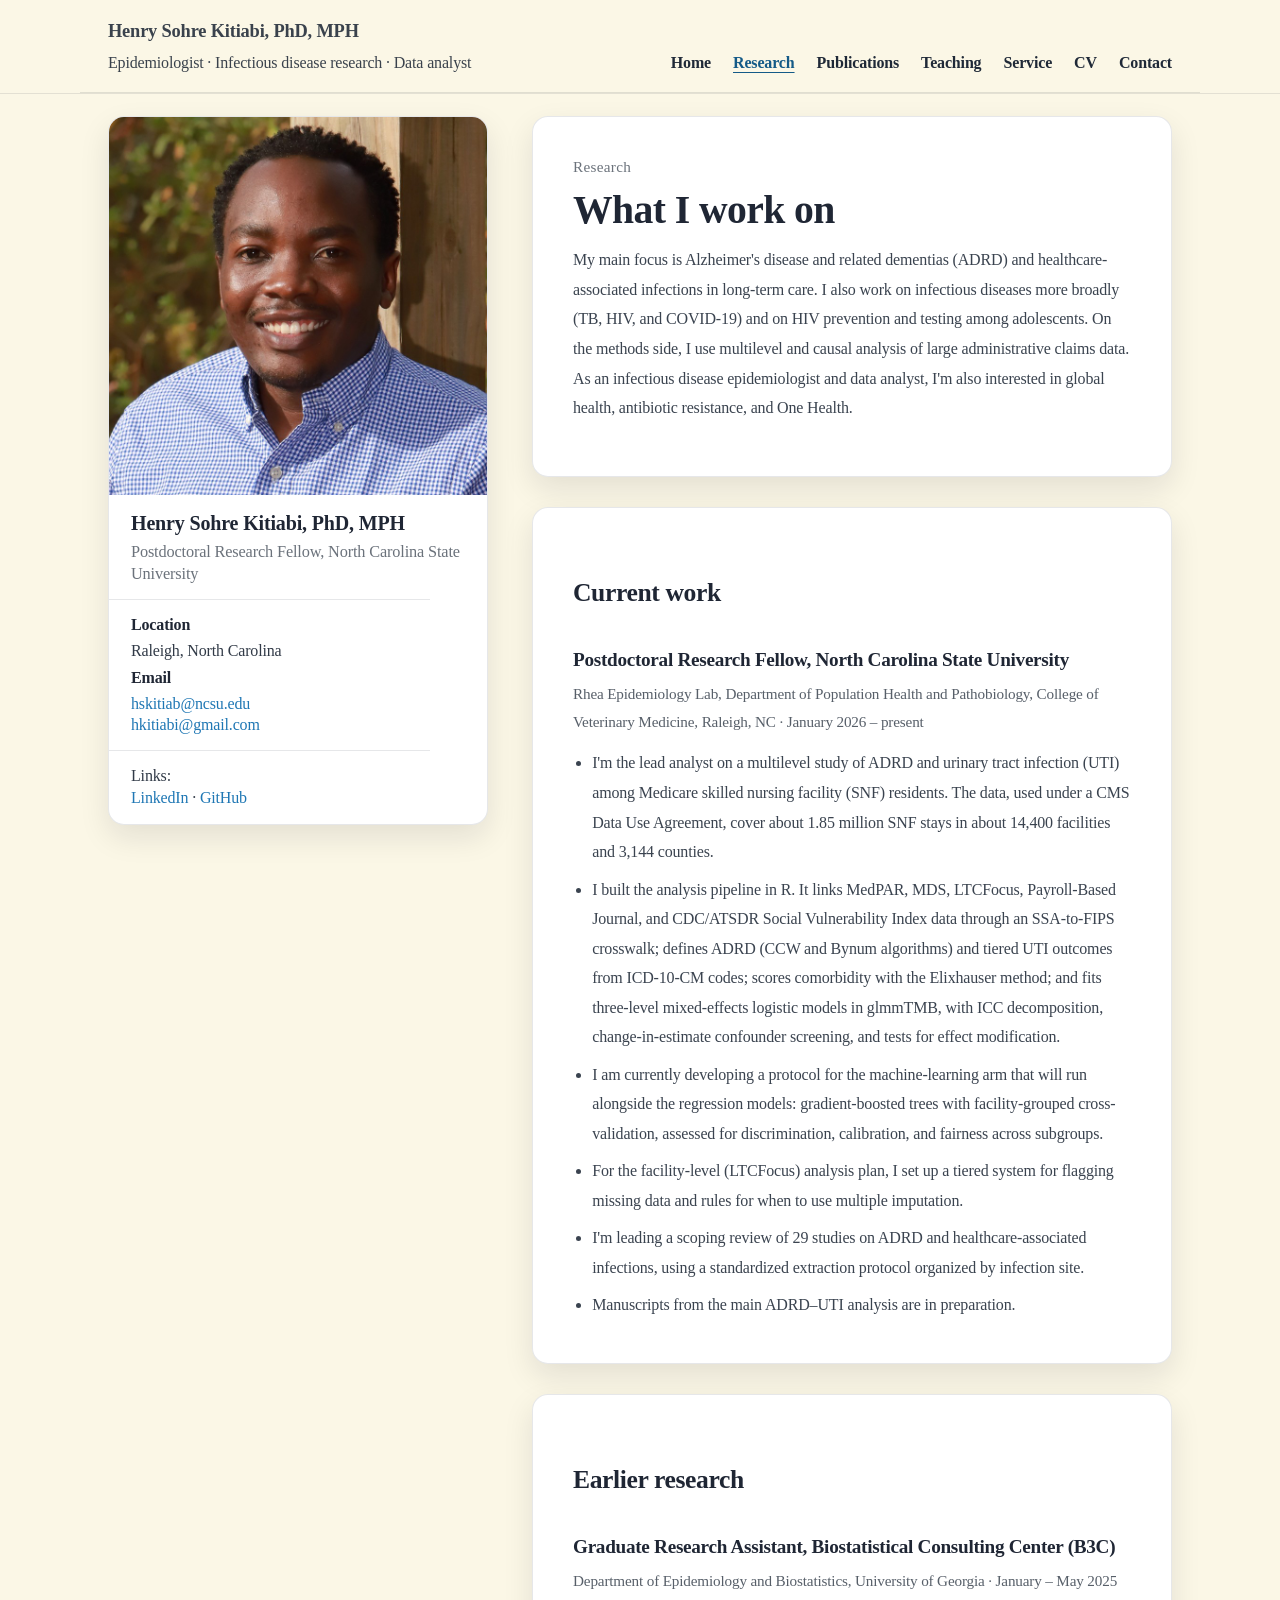
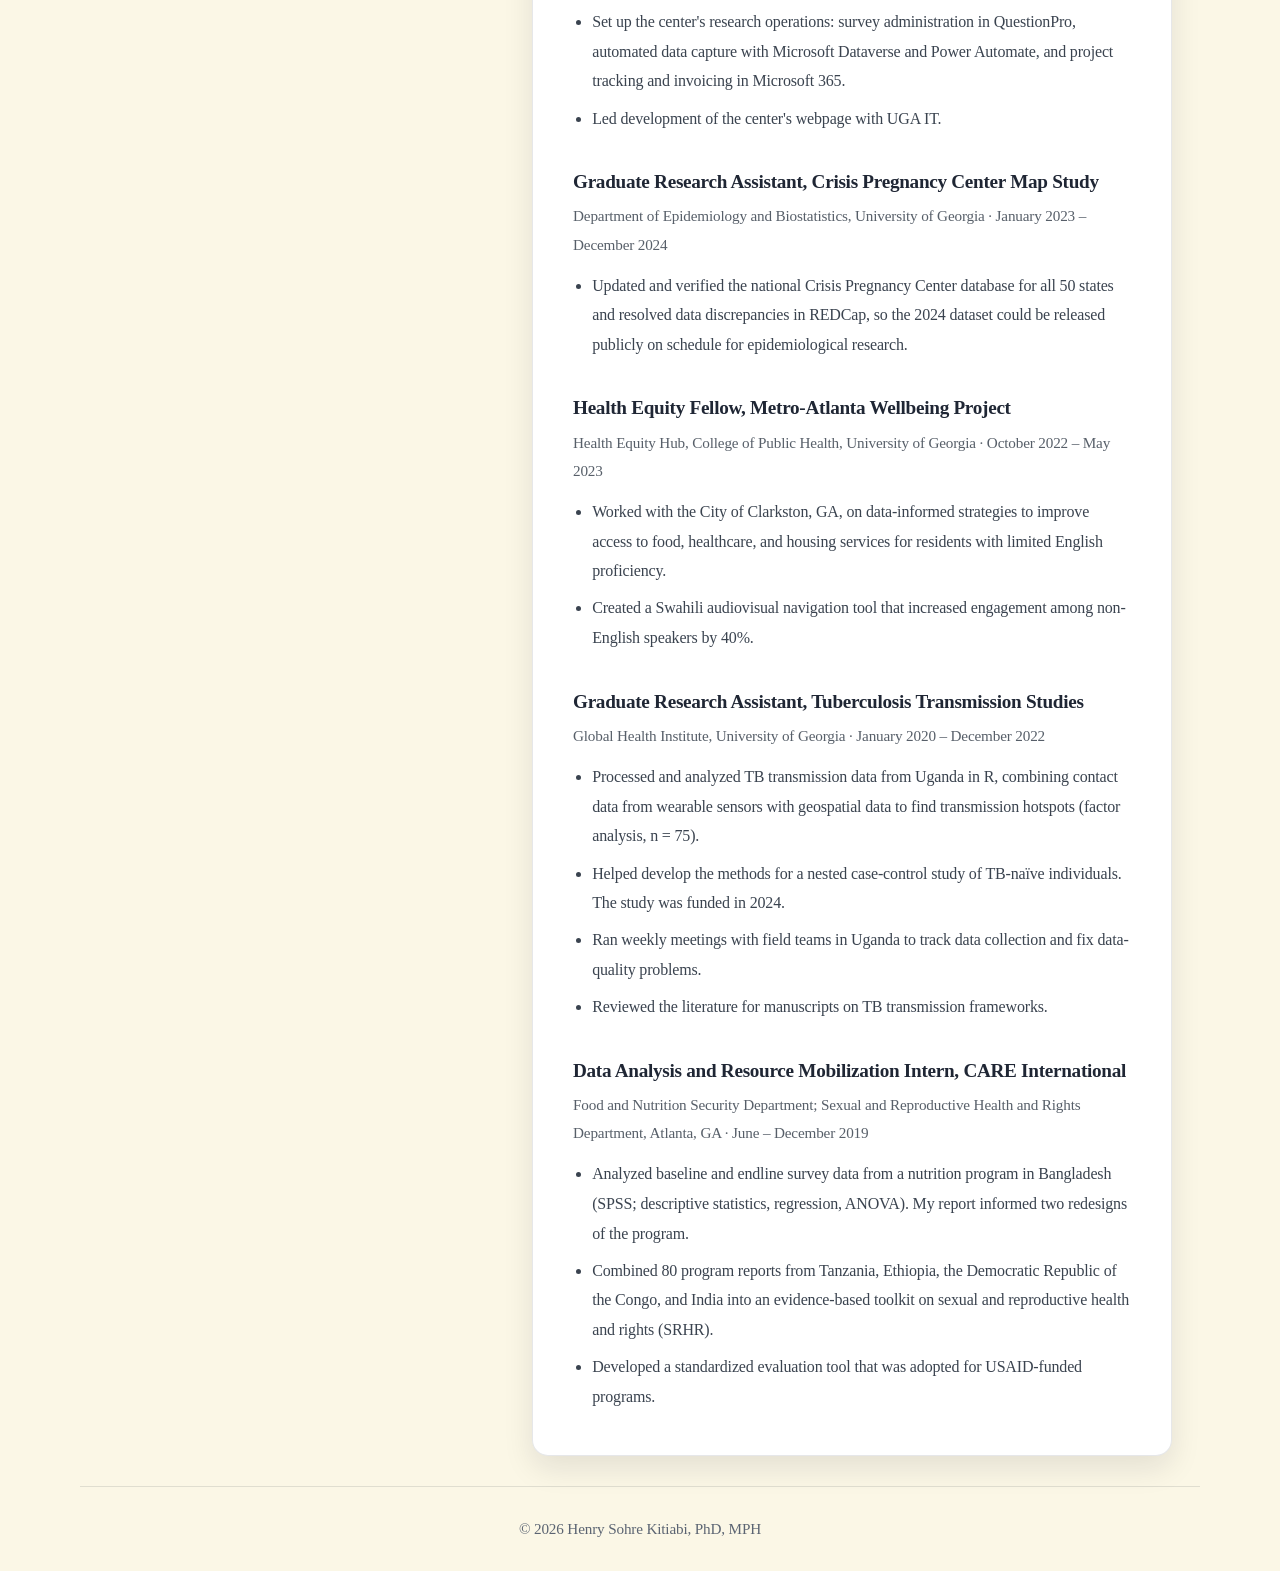
<file: research.html>
<!DOCTYPE html>
<html lang="en">
<head>
<meta charset="utf-8"/>
<meta name="viewport" content="width=device-width, initial-scale=1"/>
<title>Research — Henry Sohre Kitiabi, PhD, MPH</title>
<meta name="description" content="Henry Sohre Kitiabi, PhD, MPH: postdoctoral research fellow in epidemiology at North Carolina State University."/>
<link rel="stylesheet" href="assets/css/style.css"/>
<link rel="preconnect" href="https://fonts.googleapis.com">
<link rel="preconnect" href="https://fonts.gstatic.com" crossorigin>
<link href="https://fonts.googleapis.com/css2?family=Inter:wght@400;600;700;800&display=swap" rel="stylesheet">
</head>
<body>
<header>
  <div class="nav">
    <div>
      <div class="brand">Henry Sohre Kitiabi, PhD, MPH</div>
      <div class="tag">Epidemiologist &middot; Infectious disease research &middot; Data analyst</div>
    </div>
    <nav><a href="index.html">Home</a><a href="research.html" class="active" aria-current="page">Research</a><a href="publications.html">Publications</a><a href="teaching.html">Teaching</a><a href="peer-review.html">Service</a><a href="cv.html">CV</a><a href="contact.html">Contact</a></nav>
  </div>
</header>
<div class="container">
  <div class="layout">

    <aside class="sidebar">
      <img class="avatar" src="assets/img/henry-sohre-kitiabi.jpg" alt="Henry Sohre Kitiabi"
        onerror="const d=document.createElement('div');d.className='avatar';d.textContent='HK';this.replaceWith(d);"/>
      <div class="name">Henry Sohre Kitiabi, PhD, MPH</div>
      <div class="tagline">Postdoctoral Research Fellow, North Carolina State University</div>
      <hr/>
      <div class="meta"><span class="badge">Location</span> Raleigh, North Carolina</div>
      <div class="meta"><span class="badge">Email</span> <a href="mailto:hskitiab@ncsu.edu">hskitiab@ncsu.edu</a><br/><a href="mailto:hkitiabi@gmail.com">hkitiabi@gmail.com</a></div>
      <hr/>
      <div class="meta">Links:<br/>
        <a href="https://www.linkedin.com/in/henry-sohre-kitiabi-bsc-mph-1841462a" rel="noopener">LinkedIn</a> ·
        <a href="https://github.com/hkitiabi" rel="noopener">GitHub</a>
      </div>
    </aside>

    <main>
<section class="card">
  <div class="kicker">Research</div>
  <h1>What I work on</h1>
  <p>My main focus is Alzheimer's disease and related dementias (ADRD) and healthcare-associated infections in long-term care. I also work on infectious diseases more broadly (TB, HIV, and COVID-19) and on HIV prevention and testing among adolescents. On the methods side, I use multilevel and causal analysis of large administrative claims data. As an infectious disease epidemiologist and data analyst, I'm also interested in global health, antibiotic resistance, and One Health.</p>
</section>

<section class="card">
  <h2>Current work</h2>
    <h3>Postdoctoral Research Fellow, North Carolina State University</h3>
    <p class="org">Rhea Epidemiology Lab, Department of Population Health and Pathobiology, College of Veterinary Medicine, Raleigh, NC · January 2026 – present</p>
    <ul>
      <li>I'm the lead analyst on a multilevel study of ADRD and urinary tract infection (UTI) among Medicare skilled nursing facility (SNF) residents. The data, used under a CMS Data Use Agreement, cover about 1.85 million SNF stays in about 14,400 facilities and 3,144 counties.</li>
      <li>I built the analysis pipeline in R. It links MedPAR, MDS, LTCFocus, Payroll-Based Journal, and CDC/ATSDR Social Vulnerability Index data through an SSA-to-FIPS crosswalk; defines ADRD (CCW and Bynum algorithms) and tiered UTI outcomes from ICD-10-CM codes; scores comorbidity with the Elixhauser method; and fits three-level mixed-effects logistic models in glmmTMB, with ICC decomposition, change-in-estimate confounder screening, and tests for effect modification.</li>
      <li>I am currently developing a protocol for the machine-learning arm that will run alongside the regression models: gradient-boosted trees with facility-grouped cross-validation, assessed for discrimination, calibration, and fairness across subgroups.</li>
      <li>For the facility-level (LTCFocus) analysis plan, I set up a tiered system for flagging missing data and rules for when to use multiple imputation.</li>
      <li>I'm leading a scoping review of 29 studies on ADRD and healthcare-associated infections, using a standardized extraction protocol organized by infection site.</li>
      <li>Manuscripts from the main ADRD–UTI analysis are in preparation.</li>
    </ul>
</section>

<section class="card">
  <h2>Earlier research</h2>
    <h3>Graduate Research Assistant, Biostatistical Consulting Center (B3C)</h3>
    <p class="org">Department of Epidemiology and Biostatistics, University of Georgia · January – May 2025</p>
    <ul>
      <li>Set up the center's research operations: survey administration in QuestionPro, automated data capture with Microsoft Dataverse and Power Automate, and project tracking and invoicing in Microsoft 365.</li>
      <li>Led development of the center's webpage with UGA IT.</li>
    </ul>
    <h3>Graduate Research Assistant, Crisis Pregnancy Center Map Study</h3>
    <p class="org">Department of Epidemiology and Biostatistics, University of Georgia · January 2023 – December 2024</p>
    <ul>
      <li>Updated and verified the national Crisis Pregnancy Center database for all 50 states and resolved data discrepancies in REDCap, so the 2024 dataset could be released publicly on schedule for epidemiological research.</li>
    </ul>
    <h3>Health Equity Fellow, Metro-Atlanta Wellbeing Project</h3>
    <p class="org">Health Equity Hub, College of Public Health, University of Georgia · October 2022 – May 2023</p>
    <ul>
      <li>Worked with the City of Clarkston, GA, on data-informed strategies to improve access to food, healthcare, and housing services for residents with limited English proficiency.</li>
      <li>Created a Swahili audiovisual navigation tool that increased engagement among non-English speakers by 40%.</li>
    </ul>
    <h3>Graduate Research Assistant, Tuberculosis Transmission Studies</h3>
    <p class="org">Global Health Institute, University of Georgia · January 2020 – December 2022</p>
    <ul>
      <li>Processed and analyzed TB transmission data from Uganda in R, combining contact data from wearable sensors with geospatial data to find transmission hotspots (factor analysis, n = 75).</li>
      <li>Helped develop the methods for a nested case-control study of TB-naïve individuals. The study was funded in 2024.</li>
      <li>Ran weekly meetings with field teams in Uganda to track data collection and fix data-quality problems.</li>
      <li>Reviewed the literature for manuscripts on TB transmission frameworks.</li>
    </ul>
    <h3>Data Analysis and Resource Mobilization Intern, CARE International</h3>
    <p class="org">Food and Nutrition Security Department; Sexual and Reproductive Health and Rights Department, Atlanta, GA · June – December 2019</p>
    <ul>
      <li>Analyzed baseline and endline survey data from a nutrition program in Bangladesh (SPSS; descriptive statistics, regression, ANOVA). My report informed two redesigns of the program.</li>
      <li>Combined 80 program reports from Tanzania, Ethiopia, the Democratic Republic of the Congo, and India into an evidence-based toolkit on sexual and reproductive health and rights (SRHR).</li>
      <li>Developed a standardized evaluation tool that was adopted for USAID-funded programs.</li>
    </ul>
</section>
    </main>
  </div>
</div>
<div class="footer">© 2026 Henry Sohre Kitiabi, PhD, MPH</div>
</body>
</html>
</file>
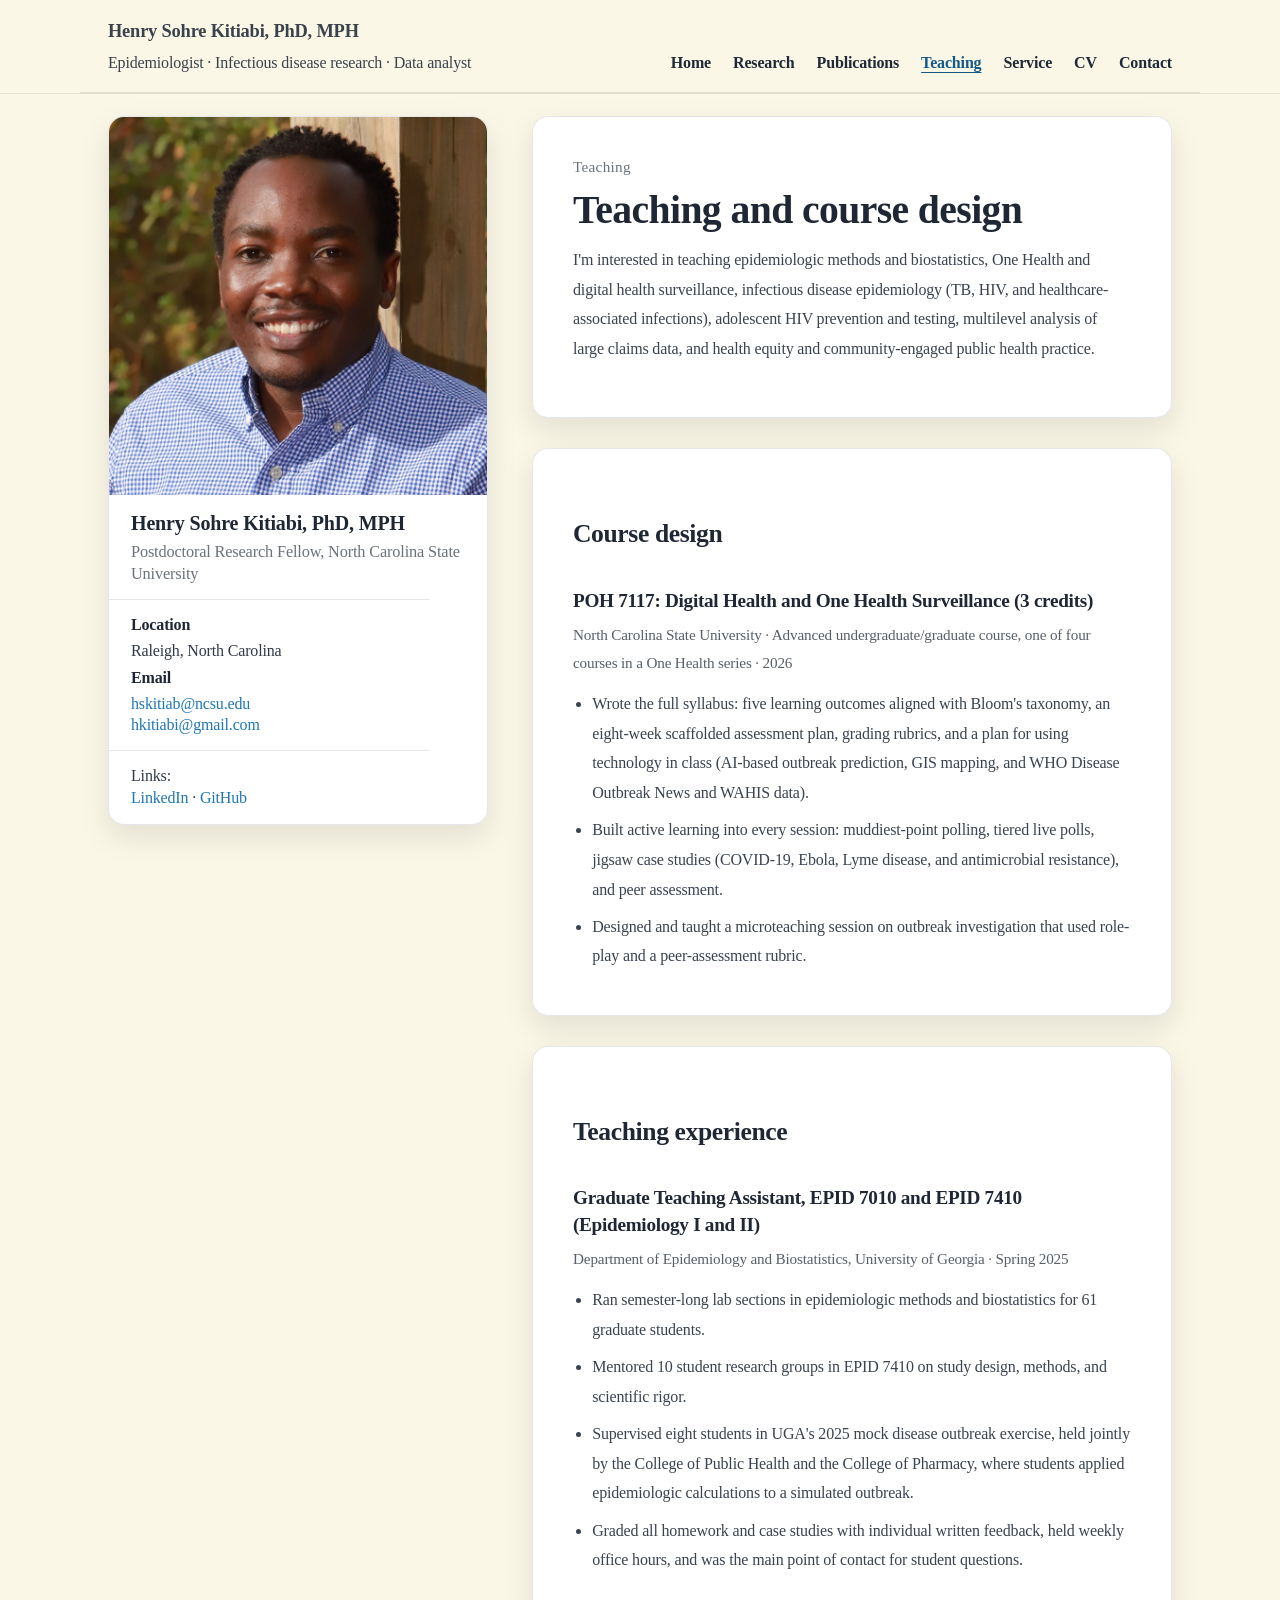
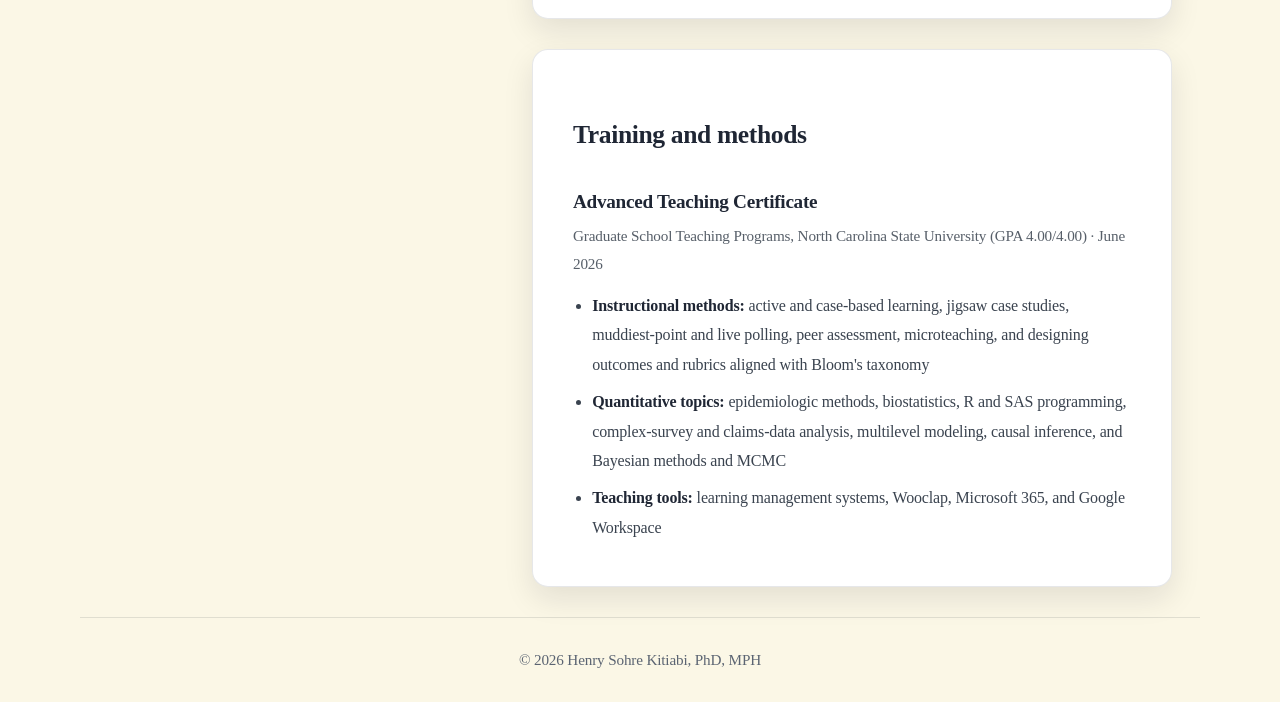
<file: teaching.html>
<!DOCTYPE html>
<html lang="en">
<head>
<meta charset="utf-8"/>
<meta name="viewport" content="width=device-width, initial-scale=1"/>
<title>Teaching — Henry Sohre Kitiabi, PhD, MPH</title>
<meta name="description" content="Henry Sohre Kitiabi, PhD, MPH: postdoctoral research fellow in epidemiology at North Carolina State University."/>
<link rel="stylesheet" href="assets/css/style.css"/>
<link rel="preconnect" href="https://fonts.googleapis.com">
<link rel="preconnect" href="https://fonts.gstatic.com" crossorigin>
<link href="https://fonts.googleapis.com/css2?family=Inter:wght@400;600;700;800&display=swap" rel="stylesheet">
</head>
<body>
<header>
  <div class="nav">
    <div>
      <div class="brand">Henry Sohre Kitiabi, PhD, MPH</div>
      <div class="tag">Epidemiologist &middot; Infectious disease research &middot; Data analyst</div>
    </div>
    <nav><a href="index.html">Home</a><a href="research.html">Research</a><a href="publications.html">Publications</a><a href="teaching.html" class="active" aria-current="page">Teaching</a><a href="peer-review.html">Service</a><a href="cv.html">CV</a><a href="contact.html">Contact</a></nav>
  </div>
</header>
<div class="container">
  <div class="layout">

    <aside class="sidebar">
      <img class="avatar" src="assets/img/henry-sohre-kitiabi.jpg" alt="Henry Sohre Kitiabi"
        onerror="const d=document.createElement('div');d.className='avatar';d.textContent='HK';this.replaceWith(d);"/>
      <div class="name">Henry Sohre Kitiabi, PhD, MPH</div>
      <div class="tagline">Postdoctoral Research Fellow, North Carolina State University</div>
      <hr/>
      <div class="meta"><span class="badge">Location</span> Raleigh, North Carolina</div>
      <div class="meta"><span class="badge">Email</span> <a href="mailto:hskitiab@ncsu.edu">hskitiab@ncsu.edu</a><br/><a href="mailto:hkitiabi@gmail.com">hkitiabi@gmail.com</a></div>
      <hr/>
      <div class="meta">Links:<br/>
        <a href="https://www.linkedin.com/in/henry-sohre-kitiabi-bsc-mph-1841462a" rel="noopener">LinkedIn</a> ·
        <a href="https://github.com/hkitiabi" rel="noopener">GitHub</a>
      </div>
    </aside>

    <main>
<section class="card">
  <div class="kicker">Teaching</div>
  <h1>Teaching and course design</h1>
  <p>I'm interested in teaching epidemiologic methods and biostatistics, One Health and digital health surveillance, infectious disease epidemiology (TB, HIV, and healthcare-associated infections), adolescent HIV prevention and testing, multilevel analysis of large claims data, and health equity and community-engaged public health practice.</p>
</section>

<section class="card">
  <h2>Course design</h2>
    <h3>POH 7117: Digital Health and One Health Surveillance (3 credits)</h3>
    <p class="org">North Carolina State University · Advanced undergraduate/graduate course, one of four courses in a One Health series · 2026</p>
    <ul>
      <li>Wrote the full syllabus: five learning outcomes aligned with Bloom's taxonomy, an eight-week scaffolded assessment plan, grading rubrics, and a plan for using technology in class (AI-based outbreak prediction, GIS mapping, and WHO Disease Outbreak News and WAHIS data).</li>
      <li>Built active learning into every session: muddiest-point polling, tiered live polls, jigsaw case studies (COVID-19, Ebola, Lyme disease, and antimicrobial resistance), and peer assessment.</li>
      <li>Designed and taught a microteaching session on outbreak investigation that used role-play and a peer-assessment rubric.</li>
    </ul>
</section>

<section class="card">
  <h2>Teaching experience</h2>
    <h3>Graduate Teaching Assistant, EPID 7010 and EPID 7410 (Epidemiology I and II)</h3>
    <p class="org">Department of Epidemiology and Biostatistics, University of Georgia · Spring 2025</p>
    <ul>
      <li>Ran semester-long lab sections in epidemiologic methods and biostatistics for 61 graduate students.</li>
      <li>Mentored 10 student research groups in EPID 7410 on study design, methods, and scientific rigor.</li>
      <li>Supervised eight students in UGA's 2025 mock disease outbreak exercise, held jointly by the College of Public Health and the College of Pharmacy, where students applied epidemiologic calculations to a simulated outbreak.</li>
      <li>Graded all homework and case studies with individual written feedback, held weekly office hours, and was the main point of contact for student questions.</li>
    </ul>
</section>

<section class="card">
  <h2>Training and methods</h2>
    <h3>Advanced Teaching Certificate</h3>
    <p class="org">Graduate School Teaching Programs, North Carolina State University (GPA 4.00/4.00) · June 2026</p>
  <ul>
    <li><strong>Instructional methods:</strong> active and case-based learning, jigsaw case studies, muddiest-point and live polling, peer assessment, microteaching, and designing outcomes and rubrics aligned with Bloom's taxonomy</li>
    <li><strong>Quantitative topics:</strong> epidemiologic methods, biostatistics, R and SAS programming, complex-survey and claims-data analysis, multilevel modeling, causal inference, and Bayesian methods and MCMC</li>
    <li><strong>Teaching tools:</strong> learning management systems, Wooclap, Microsoft 365, and Google Workspace</li>
  </ul>
</section>
    </main>
  </div>
</div>
<div class="footer">© 2026 Henry Sohre Kitiabi, PhD, MPH</div>
</body>
</html>
</file>
<file: assets/css/style.css>
/* ==========================================================================
   Full CSS file — white background, centered whole site, Python-docs-like spacing
   Includes: centered header/nav, improved grid, clean cards, fixed avatar placeholder,
   better typography rhythm, accessible focus states, mobile responsiveness.
   ========================================================================== */

/* ---------- Theme tokens ---------- */
:root {
  /* Colors */
  --bg: #ffffff;            /* pure white (per request) */
  --surface: #ffffff;
  --text: #1f2937;
  --muted: #6b7280;
  --accent: #306998;        /* Python-ish blue */
  --accent-hover: #1e4f7a;
  --border: #e5e7eb;
  --soft: #f9fafb;

  /* Typography */
  --font-sans: -apple-system, BlinkMacSystemFont, "Segoe UI", Roboto,
               "Helvetica Neue", Arial, sans-serif;
  --base-size: 16px;
  --line: 1.7;

  /* Layout */
  --page-width: 1100px;     /* centers the entire website */
  --gutter: 24px;           /* left/right padding */
  --pad-y: 48px;            /* top/bottom padding for main */
  --header-h: 64px;

  /* Grid */
  --sidebar-min: 260px;
  --sidebar-max: 320px;
  --gap: 32px;

  /* Components */
  --radius: 8px;
  --shadow: 0 1px 0 rgba(0, 0, 0, 0.03);

  /* Focus */
  --focus-ring: 0 0 0 3px rgba(48, 105, 152, 0.25);
}

/* ---------- Reset ---------- */
*,
*::before,
*::after { box-sizing: border-box; }

html {
  font-size: var(--base-size);
  text-size-adjust: 100%;
  color-scheme: light;
  background: var(--bg);
}

body {
  margin: 0;
  font-family: var(--font-sans);
  line-height: var(--line);
  color: var(--text);
  background: var(--bg);
  -webkit-font-smoothing: antialiased;
  -moz-osx-font-smoothing: grayscale;
  text-rendering: optimizeLegibility;
}

img, svg, video, canvas {
  max-width: 100%;
  height: auto;
  display: block;
}

input, button, textarea, select {
  font: inherit;
  color: inherit;
}

/* ---------- Center the whole site ----------
   Preferred: wrap your entire site in <div class="page"> ... </div>
   Fallback: this also centers header/nav/main/footer if you don't add .page
-------------------------------------------- */
.page,
header .nav,
main,
.footer {
  max-width: var(--page-width);
  margin: 0 auto;
}

/* ---------- Typography ---------- */
p { margin: 0 0 1.25rem; }

small, .muted { color: var(--muted); }

h1, h2, h3, h4, h5, h6 {
  margin: 2.25rem 0 0.75rem;
  font-weight: 650;
  letter-spacing: -0.01em;
}

h1 {
  margin-top: 0;
  font-size: clamp(1.9rem, 2.6vw, 2.4rem);
  line-height: 1.25;
}

h2 { font-size: clamp(1.35rem, 1.9vw, 1.65rem); line-height: 1.35; }
h3 { font-size: 1.15rem; line-height: 1.4; }

ul, ol {
  margin: 0 0 1.25rem;
  padding-left: 1.25rem;
}

li { margin: 0.25rem 0; }

hr {
  border: 0;
  border-top: 1px solid var(--border);
  margin: 2rem 0;
}

/* ---------- Links + accessibility ---------- */
a {
  color: var(--accent);
  text-decoration: none;
  text-underline-offset: 0.18em;
}

a:hover {
  color: var(--accent-hover);
  text-decoration: underline;
}

a:focus-visible,
button:focus-visible,
input:focus-visible,
textarea:focus-visible,
select:focus-visible {
  outline: none;
  box-shadow: var(--focus-ring);
  border-radius: 6px;
}

/* ---------- Header / Nav (centered to match content) ---------- */
header {
  position: sticky;
  top: 0;
  z-index: 10;
  background: var(--bg);
  border-bottom: 1px solid var(--border);
}

/* If you use .nav inside header, it will be centered by the rule above */
.nav {
  height: var(--header-h);
  padding: 0 var(--gutter);
  display: flex;
  align-items: center;
  justify-content: space-between;
  gap: 1rem;
}

.brand {
  font-weight: 750;
  font-size: 1.05rem;
  letter-spacing: -0.01em;
  white-space: nowrap;
}

nav {
  display: flex;
  align-items: center;
  flex-wrap: wrap;
  gap: 1rem;
}

nav a {
  font-weight: 650;
  position: relative;
  padding: 0.25rem 0.1rem;
}

/* underline indicator */
nav a:hover::after,
nav a:focus-visible::after {
  content: "";
  position: absolute;
  left: 0;
  bottom: -0.35rem;
  width: 100%;
  height: 2px;
  background: var(--accent);
}

/* active state if you add aria-current="page" */
nav a[aria-current="page"] {
  color: var(--accent-hover);
}
nav a[aria-current="page"]::after {
  content: "";
  position: absolute;
  left: 0;
  bottom: -0.35rem;
  width: 100%;
  height: 2px;
  background: var(--accent-hover);
}

/* ---------- Main spacing (Python-docs-like padding) ---------- */
main {
  padding: var(--pad-y) var(--gutter);
}

/* Optional: if you have a .container wrapper, keep it centered */
.container {
  max-width: 100%;
  margin: 0 auto;
}

/* ---------- 2-column layout (sidebar + main content) ---------- */
.layout {
  display: grid;
  grid-template-columns: minmax(var(--sidebar-min), var(--sidebar-max)) minmax(0, 1fr);
  gap: var(--gap);
  align-items: start;
}

/* Prevent overly wide main text blocks if your content is long-form */
.content {
  max-width: 74ch; /* add class="content" to your main column wrapper if you want */
}

/* Mobile stack */
@media (max-width: 900px) {
  :root {
    --gutter: 18px;
    --pad-y: 32px;
    --gap: 22px;
  }
  .layout { grid-template-columns: 1fr; }
  .nav { height: auto; padding: 12px var(--gutter); }
}

/* ---------- Cards / panels ---------- */
.card,
.sidebar {
  background: var(--surface);
  border: 1px solid var(--border);
  border-radius: var(--radius);
  box-shadow: var(--shadow);
  padding: 24px;
}

/* Keep main content cards from feeling too wide on large monitors */
.card {
  margin-bottom: 24px;
}

/* ---------- Sidebar behavior ---------- */
.sidebar {
  position: sticky;
  top: calc(var(--header-h) + 16px);
  align-self: start;
  line-height: 1.55;
}

/* Tighten vertical spacing inside sidebar */
.sidebar p { margin-bottom: 0.75rem; }
.sidebar hr { margin: 1rem 0; }

/* ---------- Avatar (fix placeholder + ensure it looks intentional) ----------
   Works for:
   1) <img class="avatar" src="...">
   2) <div class="avatar">Profile photo<br>placeholder</div>
-------------------------------------------- */
.avatar {
  width: 140px;
  height: 140px;
  border-radius: 50%;
  border: 3px solid var(--accent);
  background: var(--soft);
  display: grid;
  place-items: center;
  text-align: center;
  color: var(--muted);
  font-size: 0.95rem;
  padding: 10px;
  margin: 0 auto 12px;
  overflow: hidden;
}

img.avatar {
  object-fit: cover;
  padding: 0;
  color: transparent; /* avoid alt text overlay */
}

/* ---------- Tables ---------- */
.table {
  width: 100%;
  border-collapse: collapse;
  margin: 0 0 1.5rem;
}

.table th,
.table td {
  border-bottom: 1px solid var(--border);
  padding: 0.75rem 0;
  text-align: left;
  vertical-align: top;
}

.table th { font-weight: 650; }

/* ---------- Code (docs-like, subtle) ---------- */
code,
pre {
  font-family: ui-monospace, SFMono-Regular, Menlo, Consolas, "Liberation Mono", monospace;
  font-size: 0.95em;
}

code {
  background: var(--soft);
  border: 1px solid var(--border);
  padding: 0.12em 0.35em;
  border-radius: 6px;
}

pre {
  background: var(--soft);
  border: 1px solid var(--border);
  border-radius: var(--radius);
  padding: 16px;
  overflow: auto;
  margin: 0 0 1.5rem;
}

pre code {
  background: transparent;
  border: 0;
  padding: 0;
}

/* ---------- Footer ---------- */
.footer {
  border-top: 1px solid var(--border);
  padding: 28px var(--gutter);
  text-align: center;
  color: var(--muted);
  font-size: 0.95rem;
}

/* ---------- Selection + reduced motion ---------- */
::selection { background: rgba(48, 105, 152, 0.16); }

@media (prefers-reduced-motion: reduce) {
  * { scroll-behavior: auto !important; }
}
/* ==========================================================================
   Faculty-page theme override (warm background + serif + profile card)
   Paste at the END of your current CSS file.
   ========================================================================== */

/* --- Theme tokens: warm paper + classic serif like the reference --- */
:root {
  --bg: #fbf7e6;                 /* warm paper */
  --surface: #ffffff;
  --text: #1f2937;
  --muted: #5b6472;
  --accent: #1f77b4;             /* link blue similar to screenshot */
  --accent-hover: #145a87;
  --border: rgba(31, 41, 55, 0.12);
  --soft: rgba(31, 41, 55, 0.04);

  --radius: 10px;
  --shadow: 0 6px 18px rgba(17, 24, 39, 0.08);

  /* Typography swap */
  --font-sans: ui-serif, Georgia, "Times New Roman", Times, serif;
  --line: 1.85;

  /* Layout proportions similar to reference */
  --page-width: 1120px;
  --sidebar-min: 340px;
  --sidebar-max: 380px;
  --gap: 44px;
  --pad-y: 42px;
}

/* --- Base background & text rhythm --- */
html, body {
  background: var(--bg);
}

p { margin: 0 0 1.15rem; }

/* Headings: serif, strong, similar weight to reference */
h1, h2, h3 {
  font-weight: 750;
  letter-spacing: -0.015em;
}
h1 { font-size: clamp(2.2rem, 3.1vw, 2.8rem); line-height: 1.18; }
h2 { font-size: 1.6rem; margin-top: 2.0rem; }
h3 { font-size: 1.2rem; }

/* Links like faculty pages */
a { text-decoration-thickness: 1px; }
a:hover { text-decoration: underline; }

/* --- Header / Nav: simple, left-aligned, thin rule (like screenshot) --- */
header {
  background: transparent;
  border-bottom: 0;
}

.nav {
  height: auto;
  padding: 18px var(--gutter) 12px;
  align-items: flex-end;
  border-bottom: 1px solid rgba(31, 41, 55, 0.12);
}

/* Brand block more understated (optional) */
.brand {
  font-size: 1.15rem;
  font-weight: 800;
}

nav {
  gap: 22px;
}

/* Remove the thick underline indicator from earlier style */
nav a:hover::after,
nav a:focus-visible::after,
nav a[aria-current="page"]::after {
  content: none !important;
}

/* Add subtle underline only on hover/current */
nav a {
  font-weight: 700;
  color: var(--text);
  padding: 0;
}
nav a:hover,
nav a[aria-current="page"] {
  color: var(--accent);
  text-decoration: underline;
  text-underline-offset: 0.25em;
}

/* --- Main cards: closer to "paper + soft shadow" --- */
.card,
.sidebar {
  border: 1px solid rgba(31, 41, 55, 0.12);
  border-radius: var(--radius);
  box-shadow: var(--shadow);
  background: var(--surface);
}

/* Right column in the screenshot is mostly “no heavy card framing”.
   If you want that look, make cards flatter: */
.card {
  padding: 30px 34px;
  margin-bottom: 28px;
}

/* --- Left profile card: make it look like screenshot panel --- */
.sidebar {
  padding: 0; /* important: let image go edge-to-edge */
  overflow: hidden;
  position: sticky;
  top: 18px; /* closer to screenshot (not under sticky header effect) */
}

/* Photo: rectangular, full width, tall */
.sidebar .avatar,
.sidebar img.avatar {
  width: 100%;
  height: 360px;               /* tall portrait like screenshot */
  border-radius: 0;
  border: 0;
  margin: 0;
  background: var(--soft);
}

/* Ensure image crops nicely */
.sidebar img.avatar {
  object-fit: cover;
}

/* Profile info area below photo */
.sidebar .profile-block {
  padding: 18px 18px 16px;
}

/* Name block (large, centered) */
.sidebar .profile-name {
  font-size: 1.55rem;
  font-weight: 850;
  margin: 0.25rem 0 0.25rem;
  text-align: center;
}

/* Title/affiliation */
.sidebar .profile-title {
  text-align: center;
  color: var(--muted);
  font-weight: 650;
  margin: 0 0 0.75rem;
}

/* Contact strip look */
.sidebar .profile-meta {
  padding: 12px 18px 16px;
  border-top: 1px solid rgba(31, 41, 55, 0.12);
  color: var(--text);
  font-size: 0.98rem;
}

.sidebar .profile-meta a { color: var(--accent); }

/* Tighten sidebar paragraph spacing */
.sidebar p { margin: 0.35rem 0; }

/* --- Content width: screenshot uses a wider text measure --- */
.content {
  max-width: 86ch;
}

/* --- News list styling similar to screenshot --- */
.news {
  margin-top: 1.0rem;
  border-top: 1px solid rgba(31, 41, 55, 0.12);
}
.news-item {
  display: grid;
  grid-template-columns: 140px 1fr;
  gap: 18px;
  padding: 16px 0;
  border-bottom: 1px solid rgba(31, 41, 55, 0.10);
}
.news-date {
  font-weight: 800;
}
.news-text {
  color: var(--text);
}

/* Mobile: stack profile card photo and text nicely */
@media (max-width: 900px) {
  .sidebar { position: static; }
  .sidebar .avatar,
  .sidebar img.avatar { height: 280px; }
  .news-item { grid-template-columns: 1fr; }
}



/* =========================================================
   FIX: Frozen header, no overlap, centered website
   ========================================================= */

/* Header height (adjust if needed) */
:root {
  --header-h: 72px;
}

/* Freeze header */
header {
  position: sticky;
  top: 0;
  z-index: 9999;
  background: var(--bg);
  border-bottom: 1px solid var(--border);
}

/* Ensure header has stable height */
header .nav {
  min-height: var(--header-h);
}

/* Push content down so it never hides under header */
main {
  padding-top: calc(var(--pad-y) + var(--header-h));
}

/* Center header, main content, and footer */
header .nav,
main,
.footer {
  max-width: var(--page-width);
  margin-left: auto;
  margin-right: auto;
}

/* Sidebar respects frozen header */
.sidebar {
  top: calc(var(--header-h) + 16px);
}

/* Prevent anchor links being hidden under header */
html {
  scroll-padding-top: calc(var(--header-h) + 16px);
}



/* =========================================================
   CENTER CONTENT + ADD SIDE BREATHING SPACE
   ========================================================= */

/* Overall page width (controls side space) */
:root {
  --page-width: 1000px;   /* try 1040–1120 if you want more/less space */
  --side-space: 24px;
}

/* Center everything */
header .nav,
main,
.footer {
  max-width: var(--page-width);
  margin-left: auto;
  margin-right: auto;
  padding-left: var(--side-space);
  padding-right: var(--side-space);
}

/* Keep body background visible on sides */
body {
  background-color: var(--bg);
}

/* Ensure layout grid stays centered */
.layout {
  justify-content: center;
}

/* Optional: limit text line length for readability */
.content {
  max-width: 72ch;
}

/* Mobile tuning */
@media (max-width: 900px) {
  :root {
    --side-space: 16px;
  }
}

/* =========================================================
   HARD ALIGNMENT: header + sidebar + cards share same grid
   ========================================================= */

/* 1) Single source of truth for page width + side padding */
:root {
  --page-width: 1120px;   /* adjust if you want wider/narrower */
  --gutter: 28px;         /* side space */
  --header-h: 72px;       /* frozen header height */
}

/* 2) Header is full-width, but its INNER content uses the same grid as the page */
header {
  position: sticky;
  top: 0;
  z-index: 9999;
  background: var(--bg);
  border-bottom: 1px solid rgba(31, 41, 55, 0.12);
}

/* Align header content to the same centered column as the layout */
header .nav {
  max-width: var(--page-width);
  margin: 0 auto;
  padding-left: var(--gutter);
  padding-right: var(--gutter);
  min-height: var(--header-h);
  display: flex;
  align-items: flex-end;
  justify-content: space-between;
}

/* 3) Center the entire body content using ONE wrapper */
.container {
  max-width: var(--page-width);
  margin: 0 auto;
  padding-left: var(--gutter);
  padding-right: var(--gutter);
}

/* 4) Space below header without shifting only the right column */
.container {
  padding-top: 22px; /* space under frozen header */
}

/* 5) Make the grid start flush: sidebar + main aligned at top */
.layout {
  display: grid;
  grid-template-columns: minmax(340px, 380px) minmax(0, 1fr);
  gap: 44px;
  align-items: start;
}

/* 6) main is a GRID COLUMN here; remove any page padding that could shift it */
.layout > main {
  padding: 0 !important;
  margin: 0 !important;
}

/* 7) Remove extra top spacing inside the first card (often caused by heading margins) */
.layout > main .card:first-child {
  margin-top: 0;
}
.layout > main .card:first-child h1,
.layout > main .card:first-child h2,
.layout > main .card:first-child h3 {
  margin-top: 0;
}

/* 8) Sticky sidebar should respect frozen header */
.sidebar {
  position: sticky;
  top: calc(var(--header-h) + 16px);
}

/* 9) Footer aligned to same grid */
.footer {
  max-width: var(--page-width);
  margin: 0 auto;
  padding-left: var(--gutter);
  padding-right: var(--gutter);
}

/* =========================================================
   FREEZE LEFT PROFILE PANEL (SIDEBAR)
   ========================================================= */

/* Ensure layout allows sticky behavior */
.layout {
  align-items: start;
}

/* Freeze the entire left panel */
.sidebar {
  position: sticky;
  top: calc(var(--header-h) + 16px); /* below frozen header */
  align-self: start;
  height: fit-content;
}

/* Safety: ensure no parent blocks sticky */
.container,
.layout {
  overflow: visible;
}
/* =========================================================
   CENTER SIDEBAR TEXT (name, tagline, meta, links)
   ========================================================= */

.sidebar {
  text-align: center;          /* centers all text inside sidebar */
}

/* Name + tagline */
.sidebar .name {
  font-weight: 850;
  margin: 12px 0 6px;
}

.sidebar .tagline {
  color: var(--muted);
  margin: 0 0 14px;
}

/* Meta rows (Location/Email/Phone/Links) */
.sidebar .meta {
  margin: 10px 0;
}

/* Make the badge label appear above the value (cleaner, centered) */
.sidebar .meta .badge {
  display: block;
  font-weight: 750;
  margin-bottom: 4px;
}

/* Center the links row cleanly */
.sidebar .meta a {
  display: inline-block;
}

/* Optional: make the separator line centered/consistent */
.sidebar hr {
  margin: 16px auto;
  width: 85%;
}

/* =========================================================
   BALANCED INDENT (NOT CENTERED) FOR SIDEBAR CONTENT
   ========================================================= */

/* Keep sidebar text left-aligned */
.sidebar {
  text-align: left;
}

/* Indent all text blocks inside sidebar */
.sidebar .name,
.sidebar .tagline,
.sidebar .meta {
  padding-left: 18px;
  padding-right: 18px;
}

/* Slight hierarchy polish */
.sidebar .name {
  font-weight: 850;
  margin-top: 14px;
  margin-bottom: 6px;
}

.sidebar .tagline {
  color: var(--muted);
  margin-bottom: 14px;
}

/* Meta rows spacing */
.sidebar .meta {
  margin: 10px 0;
  line-height: 1.55;
}

/* Keep horizontal rules aligned with text block */
.sidebar hr {
  margin: 16px 18px;
}

/* Links stay left-aligned but clean */
.sidebar .meta a {
  white-space: nowrap;
}
/* =========================================================
   PANEL POLISH PACK (cards + sidebar)
   ========================================================= */

/* 1) Softer borders + nicer shadows + consistent radius */
:root{
  --panel-radius: 14px;
  --panel-border: rgba(17, 24, 39, 0.10);
  --panel-shadow: 0 10px 28px rgba(17, 24, 39, 0.10);
  --panel-shadow-hover: 0 14px 34px rgba(17, 24, 39, 0.14);
}

/* Apply to all panels */
.card,
.sidebar{
  border-radius: var(--panel-radius);
  border: 1px solid var(--panel-border);
  background: rgba(255,255,255,0.92);
  box-shadow: var(--panel-shadow);
  backdrop-filter: blur(6px); /* subtle “premium” feel */
}

/* 2) Make cards breathe a little more */
.card{
  padding: 34px 38px;
  margin-bottom: 30px;
}

/* 3) Slight hover lift on desktop (optional, tasteful) */
@media (hover:hover) and (pointer:fine){
  .card:hover,
  .sidebar:hover{
    box-shadow: var(--panel-shadow-hover);
    transform: translateY(-2px);
    transition: box-shadow 180ms ease, transform 180ms ease;
  }
}

/* 4) Sidebar: make it look like a single composed panel */
.sidebar{
  overflow: hidden;         /* photo corners match panel */
}

/* Photo: full width, consistent height and cropping */
.sidebar img.avatar{
  width: 100%;
  height: 320px;
  object-fit: cover;
  border-radius: 0;         /* let sidebar corner radius handle it */
}

/* 5) Sidebar text rhythm + dividers */
.sidebar .name{
  font-size: 1.28rem;
  font-weight: 850;
  margin: 16px 0 6px;
}
.sidebar .tagline{
  color: var(--muted);
  margin: 0 0 14px;
}
.sidebar .meta{
  margin: 10px 0;
  line-height: 1.55;
}
.sidebar hr{
  border: 0;
  border-top: 1px solid rgba(17, 24, 39, 0.10);
  margin: 16px 0;
}

/* Indent sidebar text blocks for balanced look (keeps photo edge-to-edge) */
.sidebar .name,
.sidebar .tagline,
.sidebar .meta{
  padding-left: 22px;
  padding-right: 22px;
}

/* 6) Card typography: more “faculty page” rhythm */
.kicker{
  font-size: 0.95rem;
  letter-spacing: 0.02em;
  color: rgba(31, 41, 55, 0.75);
  margin-bottom: 8px;
}

.card h1{
  margin: 0.35rem 0 0.85rem;
  line-height: 1.08;
}
.card p{
  margin-bottom: 1.1rem;
  color: rgba(31, 41, 55, 0.90);
}

/* 7) Lists inside cards: tighter + cleaner */
.card ul{
  margin-top: 0.5rem;
  padding-left: 1.25rem;
}
.card li{
  margin: 0.45rem 0;
}
.list-tight li{
  margin: 0.38rem 0;
}

/* 8) Buttons/links: make “View CV” look intentional */
a.btn{
  display: inline-block;
  padding: 10px 14px;
  border-radius: 10px;
  border: 1px solid rgba(31, 119, 180, 0.25);
  background: rgba(31, 119, 180, 0.08);
  text-decoration: none;
  font-weight: 700;
}
a.btn:hover{
  background: rgba(31, 119, 180, 0.12);
  border-color: rgba(31, 119, 180, 0.35);
  text-decoration: none;
}

/* 9) Responsive: slightly reduce padding on smaller screens */
@media (max-width: 900px){
  .card{ padding: 26px 22px; }
  .sidebar img.avatar{ height: 260px; }
  .sidebar .name,
  .sidebar .tagline,
  .sidebar .meta{ padding-left: 18px; padding-right: 18px; }
}
/* =========================================================
   PROFILE PANEL POLISH (LEFT SIDEBAR ONLY)
   ========================================================= */

/* 1) Make the profile panel feel premium */
.sidebar {
  border-radius: 16px;
  border: 1px solid rgba(17, 24, 39, 0.10);
  background: #ffffff;
  box-shadow: 0 12px 30px rgba(17, 24, 39, 0.10);
  overflow: hidden;                 /* photo corners match card */
}

/* 2) Full-bleed portrait image (no circle, no border ring) */
.sidebar img.avatar {
  display: block;
  width: 100%;
  height: 320px;                    /* adjust: 280–360 */
  object-fit: cover;
  border: 0;
  border-radius: 0;                 /* use sidebar rounding */
  margin: 0;
  padding: 0;
  background: rgba(17, 24, 39, 0.04);
}

/* If the fallback HK div appears, style it nicely too */
.sidebar .avatar {
  width: 100%;
  height: 320px;
  border: 0;
  border-radius: 0;
  margin: 0;
  display: grid;
  place-items: center;
  font-weight: 850;
  font-size: 2.2rem;
  color: rgba(31, 41, 55, 0.65);
  background: rgba(17, 24, 39, 0.04);
}

/* 3) Balanced indent for text content (not centered) */
.sidebar .name,
.sidebar .tagline,
.sidebar .meta {
  padding-left: 22px;
  padding-right: 22px;
}

/* 4) Improve name + tagline typography */
.sidebar .name {
  margin: 16px 0 6px;
  font-size: 1.28rem;
  font-weight: 900;
  line-height: 1.2;
  color: rgba(17, 24, 39, 0.95);
}

.sidebar .tagline {
  margin: 0 0 14px;
  font-size: 1.02rem;
  color: rgba(31, 41, 55, 0.70);
}

/* 5) Divider lines: lighter and consistent */
.sidebar hr {
  border: 0;
  border-top: 1px solid rgba(17, 24, 39, 0.10);
  margin: 16px 0;
}

/* 6) Meta rows: cleaner spacing + subtle label styling */
.sidebar .meta {
  margin: 10px 0;
  line-height: 1.6;
  color: rgba(31, 41, 55, 0.92);
}

/* Your HTML uses <span class="badge">Location</span> inline.
   Make the badge a subtle label and keep it aligned. */
.sidebar .badge {
  display: inline-block;
  font-weight: 800;
  color: rgba(17, 24, 39, 0.85);
  margin-right: 8px;
}

/* 7) Links area: wrap nicely, keep balanced */
.sidebar .meta a {
  color: var(--accent);
  text-decoration: none;
}
.sidebar .meta a:hover {
  text-decoration: underline;
  text-underline-offset: 0.2em;
}

/* 8) Optional: subtle inner spacing at bottom */
.sidebar {
  padding-bottom: 10px;
}

/* 9) Responsive adjustments */
@media (max-width: 900px) {
  .sidebar img.avatar,
  .sidebar .avatar {
    height: 260px;
  }

  .sidebar .name,
  .sidebar .tagline,
  .sidebar .meta {
    padding-left: 18px;
    padding-right: 18px;
  }
}
/* =========================================================
   TIGHT PROFILE PANEL SPACING (NO EXTRA LINE GAPS)
   ========================================================= */

/* Overall tighter line height in sidebar */
.sidebar {
  line-height: 1.35;
}

/* Name + tagline: compact */
.sidebar .name {
  margin: 12px 0 2px;     /* was larger */
}

.sidebar .tagline {
  margin: 0 0 10px;
}

/* Meta blocks: remove extra vertical gaps */
.sidebar .meta {
  margin: 4px 0;          /* very tight */
  line-height: 1.35;
}

/* If you show labels as separate lines (Location / Email / Phone) */
.sidebar .badge {
  display: block;
  margin: 0 0 2px;        /* no gap under label */
  font-weight: 800;
}

/* Text immediately under labels */
.sidebar .meta span,
.sidebar .meta a,
.sidebar .meta div {
  margin: 0;
  padding: 0;
}

/* Links block: keep compact */
.sidebar .meta:last-of-type {
  margin-top: 6px;
}

/* Divider lines: tighter */
.sidebar hr {
  margin: 12px 0;
}
/* =========================================================
   FACULTY / GRANTS FINAL POLISH PACK
   Goal: credible, scannable, committee-friendly.
   ========================================================= */

/* Layout / readability */
:root{
  --page-width: 1120px;
  --gutter: 28px;
  --header-h: 72px;

  --panel-radius: 16px;
  --panel-border: rgba(17, 24, 39, 0.10);
  --panel-shadow: 0 12px 30px rgba(17, 24, 39, 0.10);

  --text-strong: rgba(17, 24, 39, 0.94);
  --text-body: rgba(31, 41, 55, 0.88);
  --text-muted: rgba(31, 41, 55, 0.66);
}

/* Center everything consistently */
header{
  position: sticky;
  top: 0;
  z-index: 9999;
  background: var(--bg);
  border-bottom: 1px solid var(--panel-border);
}
header .nav{
  max-width: var(--page-width);
  margin: 0 auto;
  padding: 14px var(--gutter);
  min-height: var(--header-h);
  display: flex;
  align-items: flex-end;
  justify-content: space-between;
}

.container{
  max-width: var(--page-width);
  margin: 0 auto;
  padding: 22px var(--gutter) 0;
}

.layout{
  display: grid;
  grid-template-columns: minmax(340px, 380px) minmax(0, 1fr);
  gap: 44px;
  align-items: start;
}

.layout > main{
  padding: 0 !important;
  margin: 0 !important;
}

/* Panels */
.card, .sidebar{
  border-radius: var(--panel-radius);
  border: 1px solid var(--panel-border);
  background: #fff;
  box-shadow: var(--panel-shadow);
}

/* Content card spacing for professional rhythm */
.card{
  padding: 36px 40px;
  margin-bottom: 30px;
}

/* Typography tuned for committees */
body{
  color: var(--text-body);
  letter-spacing: -0.01em;
}
.card p{ color: var(--text-body); }
.card strong{ color: var(--text-strong); }

/* Headings: confident, not “bloggy” */
h1, h2, h3{
  color: var(--text-strong);
}
.card h1{
  margin: 0.35rem 0 0.85rem;
  line-height: 1.08;
  font-weight: 900;
}
.card .kicker{
  font-size: 0.95rem;
  letter-spacing: 0.02em;
  color: var(--text-muted);
  margin-bottom: 8px;
}

/* Make lists read like CV bullets */
.card ul{
  margin: 0.75rem 0 0;
  padding-left: 1.2rem;
}
.card li{
  margin: 0.48rem 0;
  color: var(--text-body);
}

/* Buttons: understated but strong */
a.btn{
  display: inline-block;
  padding: 10px 14px;
  border-radius: 10px;
  border: 1px solid rgba(48, 105, 152, 0.28);
  background: rgba(48, 105, 152, 0.08);
  text-decoration: none;
  font-weight: 750;
}
a.btn:hover{
  background: rgba(48, 105, 152, 0.12);
  border-color: rgba(48, 105, 152, 0.38);
  text-decoration: none;
}

/* Sidebar: hiring-ready “profile card” */
.sidebar{
  overflow: hidden;
  position: sticky;
  top: calc(var(--header-h) + 16px);
  align-self: start;
  height: fit-content;
}

.sidebar img.avatar{
  width: 100%;
  height: 320px;
  object-fit: cover;
  border: 0;
  border-radius: 0;
  margin: 0;
}

/* Sidebar content indentation (balanced, not centered) */
.sidebar .name,
.sidebar .tagline,
.sidebar .meta{
  padding-left: 22px;
  padding-right: 22px;
}

.sidebar .name{
  margin: 16px 0 6px;
  font-size: 1.25rem;
  font-weight: 900;
  line-height: 1.22;
  color: var(--text-strong);
}
.sidebar .tagline{
  margin: 0 0 12px;
  color: var(--text-muted);
}

.sidebar hr{
  border: 0;
  border-top: 1px solid var(--panel-border);
  margin: 14px 0;
}

/* Meta lines: tight, committee-scannable */
.sidebar{
  line-height: 1.35;
}
.sidebar .meta{
  margin: 6px 0;
}
.sidebar .badge{
  font-weight: 850;
  margin-right: 8px;
  color: var(--text-strong);
}

/* Links wrap nicely */
.sidebar .meta a{
  white-space: nowrap;
}

/* Active nav state: understated underline */
nav a.active,
nav a[aria-current="page"]{
  color: var(--accent-hover);
  text-decoration: underline;
  text-underline-offset: 0.25em;
}

/* Anchor jumps so headings aren’t hidden behind header */
html{
  scroll-padding-top: calc(var(--header-h) + 18px);
}

/* Mobile */
@media (max-width: 900px){
  :root{ --gutter: 16px; }
  .layout{ grid-template-columns: 1fr; gap: 24px; }
  .card{ padding: 26px 22px; }
  .sidebar{ position: static; }
  .sidebar img.avatar{ height: 260px; }
}

/* Entry dates and affiliations (added Sept 2026) */
.card .when{ font-weight: 400; color: rgba(31, 41, 55, 0.7); white-space: nowrap; }
.card .org{ margin: -0.35rem 0 0.5rem; color: rgba(31, 41, 55, 0.75); font-size: 0.95rem; }
.card .btn + .btn{ margin-left: 8px; }
.card .btn-row{ display: flex; flex-wrap: wrap; gap: 10px; }
.card .btn-row .btn{ margin-left: 0; }
@media (max-width: 700px){
  header .nav{ flex-direction: column; align-items: flex-start; gap: 10px; }
  header nav{ flex-direction: row; flex-wrap: wrap; gap: 8px 16px; }
}

/* Show the full square profile photo (no top/bottom cropping) */
.sidebar img.avatar{
  height: auto;
  aspect-ratio: 1 / 1;
  object-fit: cover;
  object-position: center top;
}
@media (max-width: 900px){
  .sidebar img.avatar{ height: auto; max-width: 360px; margin: 0 auto; }
}
</file>
